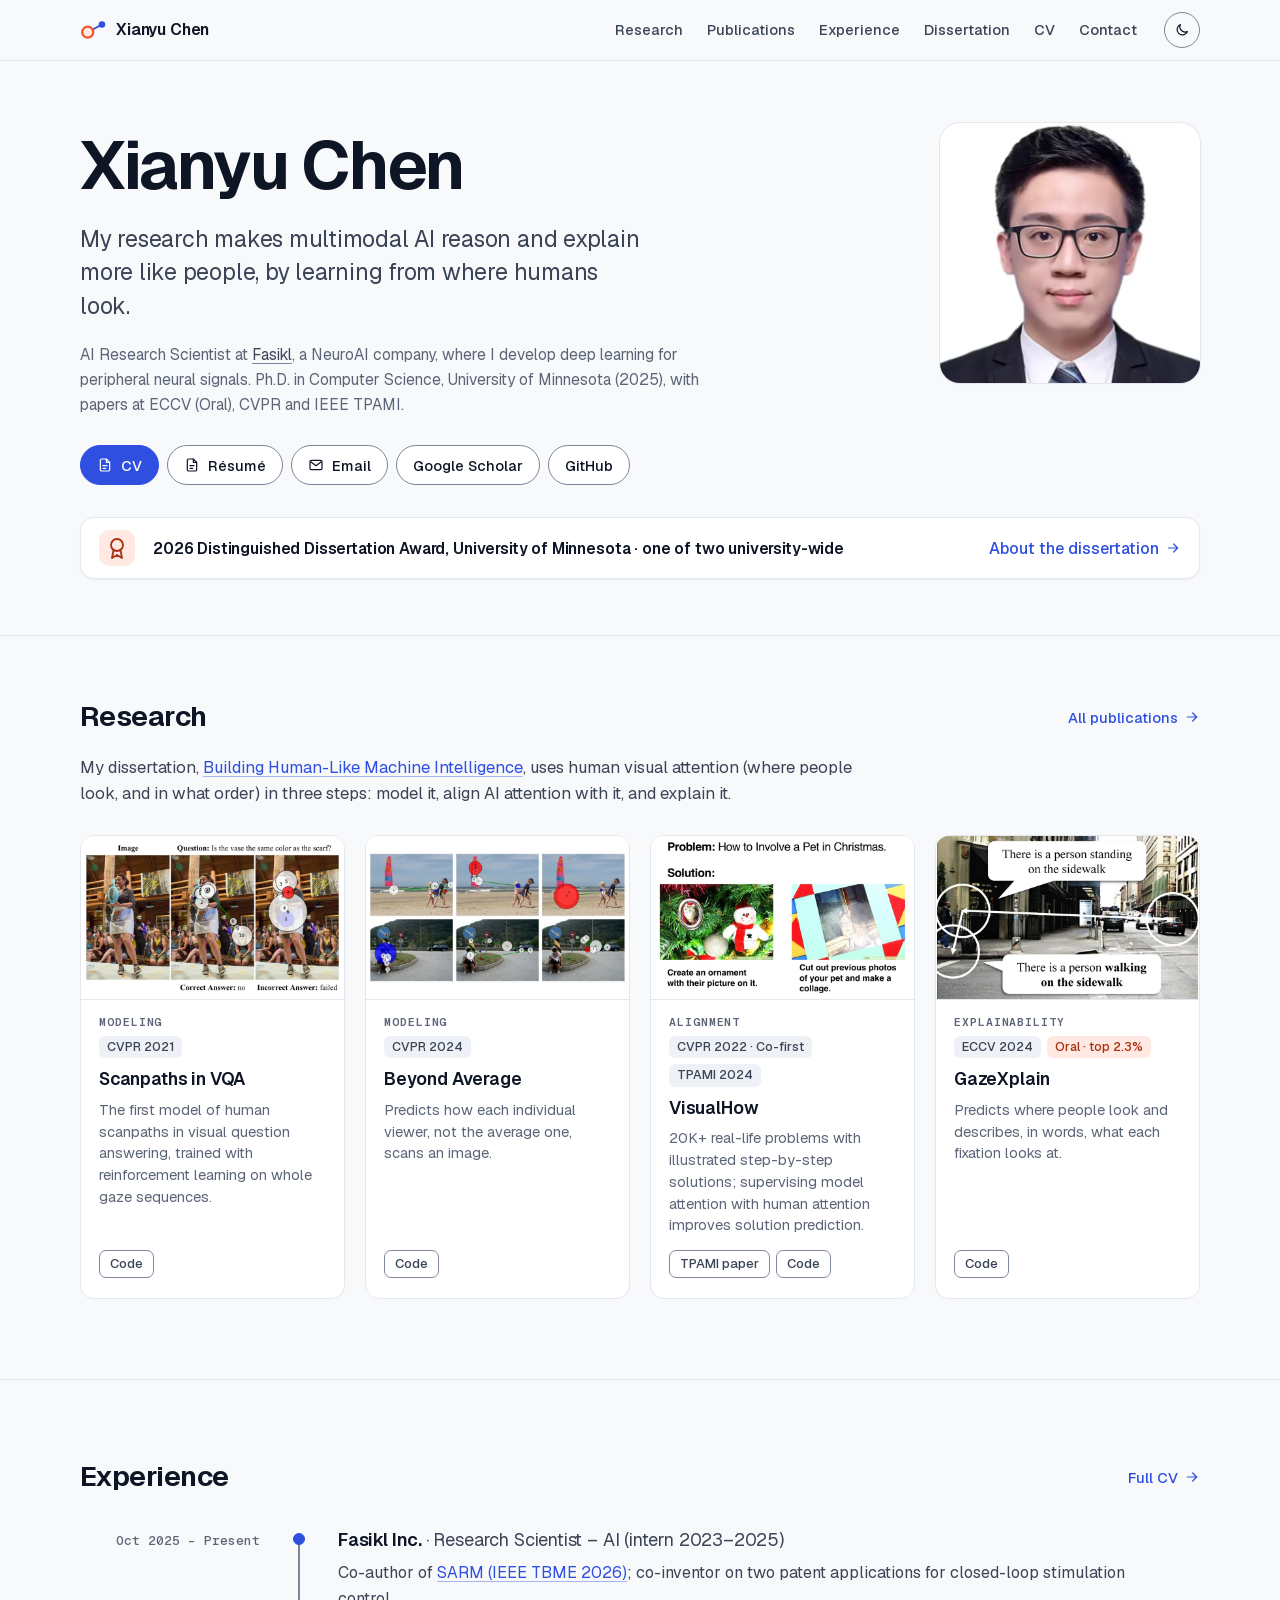
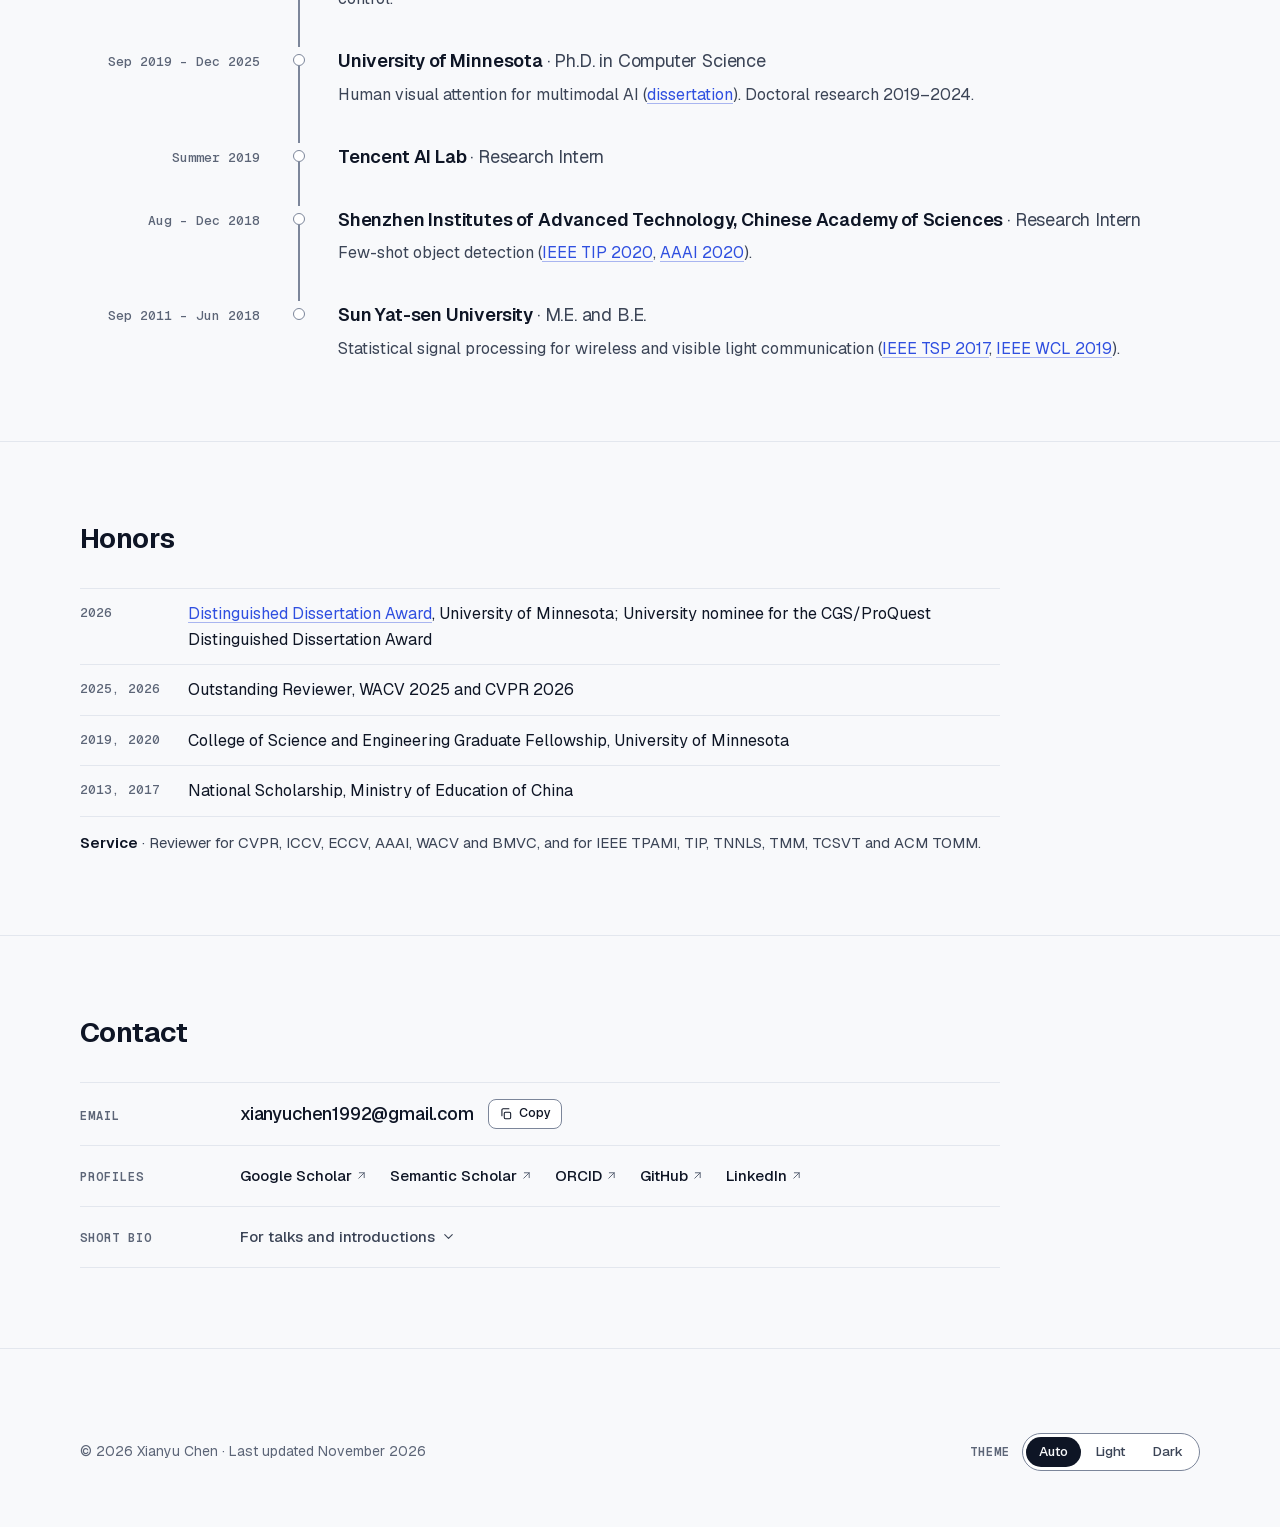
<file: index.html>
<!doctype html>
<html lang="en">
<head>
<meta charset="utf-8">
<meta name="viewport" content="width=device-width, initial-scale=1">
<title>Xianyu Chen · AI Research Scientist</title>
<meta name="description" content="Xianyu Chen, AI Research Scientist at Fasikl. His dissertation on human visual attention for multimodal AI won UMN&#x27;s 2026 Distinguished Dissertation Award.">
<link rel="canonical" href="https://chenxy99.github.io/">
<meta name="color-scheme" content="light dark">
<meta name="theme-color" content="#F8F9FB" media="(prefers-color-scheme: light)">
<meta name="theme-color" content="#0B0F17" media="(prefers-color-scheme: dark)">
<script>(function(d){d.classList.add('js');try{var t=localStorage.getItem('theme');if(t==='light'||t==='dark'){d.setAttribute('data-theme',t);var c=t==='dark'?'#0B0F17':'#F8F9FB',m=document.querySelectorAll('meta[name="theme-color"]');for(var i=0;i<m.length;i++)m[i].setAttribute('content',c);}}catch(e){}})(document.documentElement);</script>
<link rel="preload" href="assets/fonts/geist-latin.woff2" as="font" type="font/woff2" crossorigin>
<link rel="preload" href="assets/fonts/geist-mono-latin.woff2" as="font" type="font/woff2" crossorigin>
<link rel="stylesheet" href="assets/css/site.css">
<link rel="icon" href="assets/img/favicon-32.png" sizes="32x32" type="image/png">
<link rel="icon" href="assets/img/favicon.svg" type="image/svg+xml">
<link rel="apple-touch-icon" href="assets/img/apple-touch-icon.png">
<meta property="og:site_name" content="Xianyu Chen">
<meta property="og:type" content="profile">
<meta property="og:title" content="Xianyu Chen · AI Research Scientist">
<meta property="og:description" content="Multimodal AI grounded in human visual attention · ECCV 2024 Oral · 2026 UMN Distinguished Dissertation Award">
<meta property="og:url" content="https://chenxy99.github.io/">
<meta property="og:image" content="https://chenxy99.github.io/assets/img/og-1200x630.jpg">
<meta property="og:image:width" content="1200">
<meta property="og:image:height" content="630">
<meta property="og:image:alt" content="Xianyu Chen, AI Research Scientist at Fasikl; 2026 Distinguished Dissertation Award, University of Minnesota">
<meta name="twitter:card" content="summary_large_image">
<meta name="twitter:title" content="Xianyu Chen · AI Research Scientist">
<meta name="twitter:description" content="Multimodal AI grounded in human visual attention · ECCV 2024 Oral · 2026 UMN Distinguished Dissertation Award">
<meta name="twitter:image" content="https://chenxy99.github.io/assets/img/og-1200x630.jpg">
<meta name="twitter:image:alt" content="Xianyu Chen, AI Research Scientist at Fasikl; 2026 Distinguished Dissertation Award, University of Minnesota">
<meta property="profile:first_name" content="Xianyu">
<meta property="profile:last_name" content="Chen">
<script type="application/ld+json">
{
  "@context": "https://schema.org",
  "@type": "ProfilePage",
  "@id": "https://chenxy99.github.io/#profile",
  "url": "https://chenxy99.github.io/",
  "name": "Xianyu Chen · AI Research Scientist",
  "dateModified": "2026-11-04",
  "mainEntity": {
    "@type": "Person",
    "@id": "https://chenxy99.github.io/#person",
    "name": "Xianyu Chen",
    "honorificSuffix": "Ph.D.",
    "url": "https://chenxy99.github.io/",
    "image": "https://chenxy99.github.io/assets/img/portrait-560.jpg",
    "email": "mailto:xianyuchen1992\u0040gmail.com",
    "jobTitle": "Research Scientist – AI",
    "worksFor": {
      "@type": "Organization",
      "name": "Fasikl Inc.",
      "url": "https://www.fasikl.com/"
    },
    "alumniOf": [
      {
        "@type": "CollegeOrUniversity",
        "name": "University of Minnesota, Twin Cities"
      },
      {
        "@type": "CollegeOrUniversity",
        "name": "Sun Yat-sen University"
      }
    ],
    "award": [
      "Distinguished Dissertation Award, University of Minnesota Graduate School (Mathematics, Physical Sciences, and Engineering), 2026",
      "Outstanding Reviewer, CVPR 2026",
      "Outstanding Reviewer, WACV 2025",
      "College of Science and Engineering Graduate Fellowship, University of Minnesota, 2019, 2020",
      "National Scholarship, Ministry of Education of China, 2013, 2017"
    ],
    "knowsAbout": [
      "Multimodal AI",
      "Human visual attention",
      "Scanpath prediction",
      "Vision and language",
      "Explainable AI",
      "Computer vision",
      "Deep learning for neural signals"
    ],
    "sameAs": [
      "https://scholar.google.com/citations?user=gjH1-CcAAAAJ&hl=en",
      "https://www.semanticscholar.org/author/3392059",
      "https://orcid.org/0000-0002-9027-3920",
      "https://github.com/chenxy99",
      "https://www.linkedin.com/in/xianyu-chen-a27354163/"
    ]
  }
}
</script>
<script src="assets/js/site.js" defer></script>
</head>
<body>
<a class="skip" href="#main">Skip to content</a>
<header class="bar">
  <div class="wrap bar-in">
    <a class="brand" href="./" aria-current="page"><svg class="mark" viewBox="0 0 32 32" aria-hidden="true" focusable="false"><path class="mk-line" d="M9.5 18.7 27 9.2"/><circle class="mk-a" cx="9.5" cy="18.7" r="6.75"/><circle class="mk-b" cx="27" cy="9.2" r="4"/></svg><span>Xianyu Chen</span></a>
    <nav class="nav" aria-label="Main"><a href="#research">Research</a><a href="publications.html">Publications</a><a href="#experience">Experience</a><a href="dissertation.html">Dissertation</a><a href="cv_Xianyu.pdf">CV<span class="vh"> (PDF)</span></a><a href="#contact">Contact</a></nav>
    <div class="bar-actions">
      <button class="icon-btn theme-toggle" type="button" aria-label="Switch color theme"><svg class="i i-moon" viewBox="0 0 24 24" aria-hidden="true" focusable="false"><path d="M20 14.5A8 8 0 0 1 9.5 4a8 8 0 1 0 10.5 10.5z"/></svg><svg class="i i-sun" viewBox="0 0 24 24" aria-hidden="true" focusable="false"><circle cx="12" cy="12" r="4"/><path d="M12 2v2M12 20v2M4.9 4.9l1.4 1.4M17.7 17.7l1.4 1.4M2 12h2M20 12h2M4.9 19.1l1.4-1.4M17.7 6.3l1.4-1.4"/></svg></button>
      <details class="menu">
        <summary class="icon-btn"><span class="vh">Menu</span><svg class="i i-menu" viewBox="0 0 24 24" aria-hidden="true" focusable="false"><path d="M4 7h16M4 12h16M4 17h16"/></svg><svg class="i i-close" viewBox="0 0 24 24" aria-hidden="true" focusable="false"><path d="M6 6l12 12M18 6 6 18"/></svg></summary>
        <nav class="menu-panel" aria-label="Site menu"><a href="#research">Research</a><a href="publications.html">Publications</a><a href="#experience">Experience</a><a href="dissertation.html">Dissertation</a><a href="cv_Xianyu.pdf">CV<span class="vh"> (PDF)</span></a><a href="#contact">Contact</a></nav>
      </details>
    </div>
  </div>
</header>
<main id="main">
<section class="hero" aria-labelledby="name">
  <div class="wrap">
    <div class="hero-grid">
      <div class="hero-id">
        <h1 id="name">Xianyu Chen</h1>
      </div>
      <div class="portrait"><picture><source type="image/avif" srcset="assets/img/portrait-280.avif 280w, assets/img/portrait-560.avif 560w" sizes="(max-width: 719px) 88px, (max-width: 1023px) 220px, 260px"><source type="image/webp" srcset="assets/img/portrait-280.webp 280w, assets/img/portrait-560.webp 560w" sizes="(max-width: 719px) 88px, (max-width: 1023px) 220px, 260px"><img src="assets/img/portrait-560.jpg" srcset="assets/img/portrait-280.jpg 280w, assets/img/portrait-560.jpg 560w" sizes="(max-width: 719px) 88px, (max-width: 1023px) 220px, 260px" width="560" height="560" alt="Portrait of Xianyu Chen" fetchpriority="high" decoding="async"></picture></div>
      <div class="hero-body">
        <p class="deck">My research makes multimodal AI reason and explain more like people, by learning from where humans look.</p>
        <p class="meta">AI Research Scientist at <a href="https://www.fasikl.com/">Fasikl</a>, a NeuroAI company, where I develop deep learning for peripheral neural signals. Ph.D. in Computer Science, University of Minnesota (2025), with papers at ECCV&nbsp;(Oral), CVPR and IEEE&nbsp;TPAMI.</p>
        <div class="actions">
          <div class="grp">
            <a class="btn btn-primary" href="cv_Xianyu.pdf"><svg class="i i-doc" viewBox="0 0 24 24" aria-hidden="true" focusable="false"><path d="M14 3H7a2 2 0 0 0-2 2v14a2 2 0 0 0 2 2h10a2 2 0 0 0 2-2V8z"/><path d="M14 3v5h5M9 13h6M9 17h4"/></svg>CV<span class="vh"> (PDF)</span></a>
            <a class="btn" href="resume_Xianyu.pdf"><svg class="i i-doc" viewBox="0 0 24 24" aria-hidden="true" focusable="false"><path d="M14 3H7a2 2 0 0 0-2 2v14a2 2 0 0 0 2 2h10a2 2 0 0 0 2-2V8z"/><path d="M14 3v5h5M9 13h6M9 17h4"/></svg>Résumé<span class="vh"> (PDF)</span></a>
            <a class="btn" href="mailto:xianyuchen1992&#64;gmail.com"><svg class="i i-mail" viewBox="0 0 24 24" aria-hidden="true" focusable="false"><rect x="3" y="5" width="18" height="14" rx="2"/><path d="m4 7 8 6 8-6"/></svg>Email</a>
          </div>
          <div class="grp">
            <a class="btn" href="https://scholar.google.com/citations?user=gjH1-CcAAAAJ&amp;hl=en">Google Scholar</a>
            <a class="btn" href="https://github.com/chenxy99">GitHub</a>
          </div>
        </div>
      </div>
    </div>
<div class="award award-slim">
  <span class="medal" aria-hidden="true"><svg class="i i-lg i-medal" viewBox="0 0 24 24" aria-hidden="true" focusable="false"><circle cx="12" cy="9" r="6"/><path d="M8.5 14.2 7 22l5-3 5 3-1.5-7.8"/></svg></span>
  <div class="award-text">
    <p class="award-title">2026 Distinguished Dissertation Award, <span class="nw">University of Minnesota</span> · <span class="nw">one of two</span> university-wide</p>
  </div>
  <a class="award-link" href="dissertation.html">About the dissertation<svg class="i i-arrow" viewBox="0 0 24 24" aria-hidden="true" focusable="false"><path d="M5 12h14M13 6l6 6-6 6"/></svg></a>
</div>
  </div>
</section>
<section class="section" id="research" aria-labelledby="research-h">
  <div class="wrap">
    <div class="shead">
      <h2 id="research-h">Research</h2>
      <a class="more" href="publications.html">All publications<svg class="i i-arrow" viewBox="0 0 24 24" aria-hidden="true" focusable="false"><path d="M5 12h14M13 6l6 6-6 6"/></svg></a>
    </div>
    <p class="lede">My dissertation, <a href="dissertation.html"><cite>Building Human-Like Machine Intelligence</cite></a>, uses human visual attention (where people look, and in what order) in three steps: model it, align AI attention with it, and explain it.</p>
    <ul class="hl">
      <li class="card">
        <div class="plate plate-fill"><picture><source type="image/webp" srcset="assets/img/hl-cvpr21-scanpath-vqa.webp 800w, assets/img/hl-cvpr21-scanpath-vqa@2x.webp 1600w" sizes="(min-width: 1168px) 266px, (min-width: 1024px) calc(25vw - 27px), (min-width: 560px) calc(50vw - 34px), calc(100vw - 32px)"><img src="assets/img/hl-cvpr21-scanpath-vqa.jpg" srcset="assets/img/hl-cvpr21-scanpath-vqa.jpg 800w, assets/img/hl-cvpr21-scanpath-vqa@2x.jpg 1600w" sizes="(min-width: 1168px) 266px, (min-width: 1024px) calc(25vw - 27px), (min-width: 560px) calc(50vw - 34px), calc(100vw - 32px)" width="800" height="500" alt="Photo of a woman holding a vase with the question &quot;Is the vase the same color as the scarf?&quot; and two scanpaths: one behind the correct answer &quot;no&quot;, one behind an incorrect answer." loading="lazy" decoding="async"></picture></div>
        <div class="card-body">
          <p class="card-k">Modeling</p>
          <p class="chips"><span class="chip">CVPR 2021</span></p>
          <h3><a href="https://openaccess.thecvf.com/content/CVPR2021/html/Chen_Predicting_Human_Scanpaths_in_Visual_Question_Answering_CVPR_2021_paper.html">Scanpaths in VQA</a></h3>
          <p>The first model of human scanpaths in visual question answering, trained with reinforcement learning on whole gaze sequences.</p>
          <ul class="links card-links"><li><a class="lk" href="https://github.com/chenxy99/Scanpaths">Code</a></li></ul>
        </div>
      </li>
      <li class="card">
        <div class="plate plate-fill"><picture><source type="image/webp" srcset="assets/img/hl-cvpr24-isp.webp 800w, assets/img/hl-cvpr24-isp@2x.webp 1600w" sizes="(min-width: 1168px) 266px, (min-width: 1024px) calc(25vw - 27px), (min-width: 560px) calc(50vw - 34px), calc(100vw - 32px)"><img src="assets/img/hl-cvpr24-isp.jpg" srcset="assets/img/hl-cvpr24-isp.jpg 800w, assets/img/hl-cvpr24-isp@2x.jpg 1600w" sizes="(min-width: 1168px) 266px, (min-width: 1024px) calc(25vw - 27px), (min-width: 560px) calc(50vw - 34px), calc(100vw - 32px)" width="800" height="500" alt="A beach photo and a roundabout photo, each shown three times with a different observer&#x27;s scanpath of numbered fixation circles." loading="lazy" decoding="async"></picture></div>
        <div class="card-body">
          <p class="card-k">Modeling</p>
          <p class="chips"><span class="chip">CVPR 2024</span></p>
          <h3><a href="https://openaccess.thecvf.com/content/CVPR2024/html/Chen_Beyond_Average_Individualized_Visual_Scanpath_Prediction_CVPR_2024_paper.html">Beyond Average</a></h3>
          <p>Predicts how each individual viewer, not the average one, scans an image.</p>
          <ul class="links card-links"><li><a class="lk" href="https://github.com/chenxy99/IndividualScanpath">Code</a></li></ul>
        </div>
      </li>
      <li class="card">
        <div class="plate plate-fill"><picture><source type="image/webp" srcset="assets/img/hl-cvpr22-visualhow.webp 800w, assets/img/hl-cvpr22-visualhow@2x.webp 1600w" sizes="(min-width: 1168px) 266px, (min-width: 1024px) calc(25vw - 27px), (min-width: 560px) calc(50vw - 34px), calc(100vw - 32px)"><img src="assets/img/hl-cvpr22-visualhow.jpg" srcset="assets/img/hl-cvpr22-visualhow.jpg 800w, assets/img/hl-cvpr22-visualhow@2x.jpg 1600w" sizes="(min-width: 1168px) 266px, (min-width: 1024px) calc(25vw - 27px), (min-width: 560px) calc(50vw - 34px), calc(100vw - 32px)" width="800" height="500" alt="The problem &quot;How to Involve a Pet in Christmas&quot; with two illustrated steps: an ornament with the pet&#x27;s picture, and a photo collage." loading="lazy" decoding="async"></picture></div>
        <div class="card-body">
          <p class="card-k">Alignment</p>
          <p class="chips"><span class="chip">CVPR 2022 · Co-first</span><span class="chip">TPAMI 2024</span></p>
          <h3><a href="https://openaccess.thecvf.com/content/CVPR2022/html/Yang_VisualHow_Multimodal_Problem_Solving_CVPR_2022_paper.html">VisualHow</a></h3>
          <p>20K+ real-life problems with illustrated step-by-step solutions; supervising model attention with human attention improves solution prediction.</p>
          <ul class="links card-links"><li><a class="lk" href="https://doi.org/10.1109/TPAMI.2024.3357631">TPAMI paper</a></li><li><a class="lk" href="https://github.com/chenxy99/SGAN">Code</a></li></ul>
        </div>
      </li>
      <li class="card">
        <div class="plate plate-fill"><picture><source type="image/webp" srcset="assets/img/hl-eccv24-gazexplain.webp 800w, assets/img/hl-eccv24-gazexplain@2x.webp 1600w" sizes="(min-width: 1168px) 266px, (min-width: 1024px) calc(25vw - 27px), (min-width: 560px) calc(50vw - 34px), calc(100vw - 32px)"><img src="assets/img/hl-eccv24-gazexplain.jpg" srcset="assets/img/hl-eccv24-gazexplain.jpg 800w, assets/img/hl-eccv24-gazexplain@2x.jpg 1600w" sizes="(min-width: 1168px) 266px, (min-width: 1024px) calc(25vw - 27px), (min-width: 560px) calc(50vw - 34px), calc(100vw - 32px)" width="800" height="500" alt="Street photo with a scanpath of circled fixations joined by arrows; speech bubbles explain two fixations: &quot;There is a person standing on the sidewalk&quot; and &quot;There is a person walking on the sidewalk&quot;." loading="lazy" decoding="async"></picture></div>
        <div class="card-body">
          <p class="card-k">Explainability</p>
          <p class="chips"><span class="chip">ECCV 2024</span><span class="chip chip-fix">Oral · top 2.3%</span></p>
          <h3><a href="https://www.ecva.net/papers/eccv_2024/papers_ECCV/html/1308_ECCV_2024_paper.php">GazeXplain</a></h3>
          <p>Predicts where people look and describes, in words, what each fixation looks at.</p>
          <ul class="links card-links"><li><a class="lk" href="https://github.com/chenxy99/GazeXplain">Code</a></li></ul>
        </div>
      </li>
    </ul>
  </div>
</section>
<section class="section" id="experience" aria-labelledby="experience-h">
  <div class="wrap">
    <div class="shead">
      <h2 id="experience-h">Experience</h2>
      <a class="more" href="cv_Xianyu.pdf">Full CV<span class="vh"> (PDF)</span><svg class="i i-arrow" viewBox="0 0 24 24" aria-hidden="true" focusable="false"><path d="M5 12h14M13 6l6 6-6 6"/></svg></a>
    </div>
    <ol class="tl">
      <li class="now">
        <p class="tl-date">Oct 2025 – Present</p>
        <span class="tl-node" aria-hidden="true"><span></span></span>
        <div class="tl-body">
          <h3>Fasikl Inc. <span class="tl-role">· Research Scientist – AI (intern 2023–2025)</span></h3>
          <p class="note">Co-author of <a href="publications.html#J9">SARM&nbsp;(IEEE&nbsp;TBME&nbsp;2026)</a>; co-inventor on two patent applications for closed-loop stimulation control.</p>
        </div>
      </li>
      <li>
        <p class="tl-date">Sep 2019 – Dec 2025</p>
        <span class="tl-node" aria-hidden="true"><span></span></span>
        <div class="tl-body">
          <h3>University of Minnesota <span class="tl-role">· Ph.D. in Computer Science</span></h3>
          <p class="note">Human visual attention for multimodal AI (<a href="dissertation.html">dissertation</a>). Doctoral research 2019–2024.</p>
        </div>
      </li>
      <li>
        <p class="tl-date">Summer 2019</p>
        <span class="tl-node" aria-hidden="true"><span></span></span>
        <div class="tl-body">
          <h3>Tencent AI Lab <span class="tl-role">· Research Intern</span></h3>
        </div>
      </li>
      <li>
        <p class="tl-date">Aug – Dec 2018</p>
        <span class="tl-node" aria-hidden="true"><span></span></span>
        <div class="tl-body">
          <h3>Shenzhen Institutes of Advanced Technology, Chinese Academy of Sciences <span class="tl-role">· Research Intern</span></h3>
          <p class="note">Few-shot object detection (<a href="publications.html#J6">IEEE TIP 2020</a>, <a href="publications.html#C5">AAAI 2020</a>).</p>
        </div>
      </li>
      <li>
        <p class="tl-date">Sep 2011 – Jun 2018</p>
        <span class="tl-node" aria-hidden="true"><span></span></span>
        <div class="tl-body">
          <h3>Sun Yat-sen University <span class="tl-role">· M.E. and B.E.</span></h3>
          <p class="note">Statistical signal processing for wireless and visible light communication (<a href="publications.html#J1">IEEE TSP 2017</a>, <a href="publications.html#J5">IEEE&nbsp;WCL&nbsp;2019</a>).</p>
        </div>
      </li>
    </ol>
  </div>
</section>
<section class="section" id="honors" aria-labelledby="honors-h">
  <div class="wrap">
    <div class="shead">
      <h2 id="honors-h">Honors</h2>
    </div>
    <ul class="hlist hlist-home"><li><span class="yr">2026</span><div><p><a href="https://grad.umn.edu/news-events/news-overview/announcing-2026-graduate-school-best-dissertation-award-winners">Distinguished Dissertation Award</a>, University of Minnesota; University nominee for the CGS/ProQuest Distinguished Dissertation Award</p></div></li><li><span class="yr">2025, 2026</span><div><p>Outstanding Reviewer, WACV 2025 and CVPR 2026</p></div></li><li><span class="yr">2019, 2020</span><div><p>College of Science and Engineering Graduate Fellowship, University of Minnesota</p></div></li><li><span class="yr">2013, 2017</span><div><p>National Scholarship, Ministry of Education of China</p></div></li></ul>
    <p class="svc-line"><b>Service</b> · Reviewer for CVPR, ICCV, ECCV, AAAI, WACV and BMVC, and for IEEE TPAMI, TIP, TNNLS, TMM, TCSVT and ACM TOMM.</p>
  </div>
</section>
<section class="section section-contact" id="contact" aria-labelledby="contact-h">
  <div class="wrap">
    <div class="shead">
      <h2 id="contact-h">Contact</h2>
    </div>
    <dl class="contact">
      <div class="c-row">
        <dt>Email</dt>
        <dd class="c-email-dd"><a class="c-email" id="email-addr" href="mailto:xianyuchen1992&#64;gmail.com">xianyuchen1992&#64;gmail.com</a>
          <button type="button" class="copy copy-in js-only" data-copy="email-addr" aria-label="Copy email address"><svg class="i i-copy" viewBox="0 0 24 24" aria-hidden="true" focusable="false"><rect x="9" y="9" width="11" height="11" rx="2"/><path d="M5 15V5a2 2 0 0 1 2-2h10"/></svg>Copy</button></dd>
      </div>
      <div class="c-row">
        <dt>Profiles</dt>
        <dd><ul class="c-links"><li><a href="https://scholar.google.com/citations?user=gjH1-CcAAAAJ&amp;hl=en" rel="me">Google Scholar<svg class="i i-ext" viewBox="0 0 24 24" aria-hidden="true" focusable="false"><path d="M7 17 17 7M8 7h9v9"/></svg></a></li><li><a href="https://www.semanticscholar.org/author/3392059" rel="me">Semantic Scholar<svg class="i i-ext" viewBox="0 0 24 24" aria-hidden="true" focusable="false"><path d="M7 17 17 7M8 7h9v9"/></svg></a></li><li><a href="https://orcid.org/0000-0002-9027-3920" rel="me">ORCID<svg class="i i-ext" viewBox="0 0 24 24" aria-hidden="true" focusable="false"><path d="M7 17 17 7M8 7h9v9"/></svg></a></li><li><a href="https://github.com/chenxy99" rel="me">GitHub<svg class="i i-ext" viewBox="0 0 24 24" aria-hidden="true" focusable="false"><path d="M7 17 17 7M8 7h9v9"/></svg></a></li><li><a href="https://www.linkedin.com/in/xianyu-chen-a27354163/" rel="me">LinkedIn<svg class="i i-ext" viewBox="0 0 24 24" aria-hidden="true" focusable="false"><path d="M7 17 17 7M8 7h9v9"/></svg></a></li></ul></dd>
      </div>
      <div class="c-row c-row-bio">
        <dt>Short bio</dt>
        <dd>
          <details class="bio">
            <summary>For talks and introductions<svg class="i i-chev" viewBox="0 0 24 24" aria-hidden="true" focusable="false"><path d="m6 9 6 6 6-6"/></svg></summary>
            <div class="bio-box">
              <p id="short-bio">Xianyu Chen is an AI Research Scientist at Fasikl. He received his Ph.D. in Computer Science from the University of Minnesota in 2025. His research uses human visual attention to build multimodal AI that reasons and explains more like people, with papers at CVPR, ECCV (Oral), IJCAI and IEEE TPAMI. His dissertation received the University of Minnesota's 2026 Distinguished Dissertation Award.</p>
              <button type="button" class="copy js-only" data-copy="short-bio"><svg class="i i-copy" viewBox="0 0 24 24" aria-hidden="true" focusable="false"><rect x="9" y="9" width="11" height="11" rx="2"/><path d="M5 15V5a2 2 0 0 1 2-2h10"/></svg>Copy bio</button>
            </div>
          </details>
        </dd>
      </div>
    </dl>
  </div>
</section>
</main>
<footer class="foot">
  <div class="wrap">
    <div class="visitor-map" role="region" aria-label="Visitor map"><div id="mmv-slot"></div></div>
    <div class="foot-row">
      <p class="foot-meta">© 2026 Xianyu Chen · Last updated November 2026<span class="print-only"> · chenxy99.github.io</span></p>
      <fieldset class="theme-pick js-only"><legend>Theme</legend><div class="seg"><label><input type="radio" name="theme" value="auto" checked><span>Auto</span></label><label><input type="radio" name="theme" value="light"><span>Light</span></label><label><input type="radio" name="theme" value="dark"><span>Dark</span></label></div></fieldset>
    </div>
  </div>
</footer>
<div class="vh" id="status" role="status" aria-live="polite"></div>
<script>
/* MapMyVisitors: always load the light map (exactly one #mapmyvisitors). Dark mode inverts it in CSS, so switching
   themes needs no reload; every reload of the widget would count as an extra visit. */
(function () {
  function add() {
    var slot = document.getElementById('mmv-slot');
    if (!slot || document.getElementById('mapmyvisitors')) return;
    var s = document.createElement('script');
    s.id = 'mapmyvisitors';
    s.async = true;
    s.src = 'https://mapmyvisitors.com/map.js?d=LKGKk1GZKcsgDORO-jT8fedBgsMWe2Ur9vSBbYbM8KE&w=a&co=eef1f6&cl=c9d1e0&ct=3b4456';
    slot.appendChild(s);
  }
  if (document.readyState === 'complete') add(); else window.addEventListener('load', add);
})();
</script>
</body>
</html>
</file>
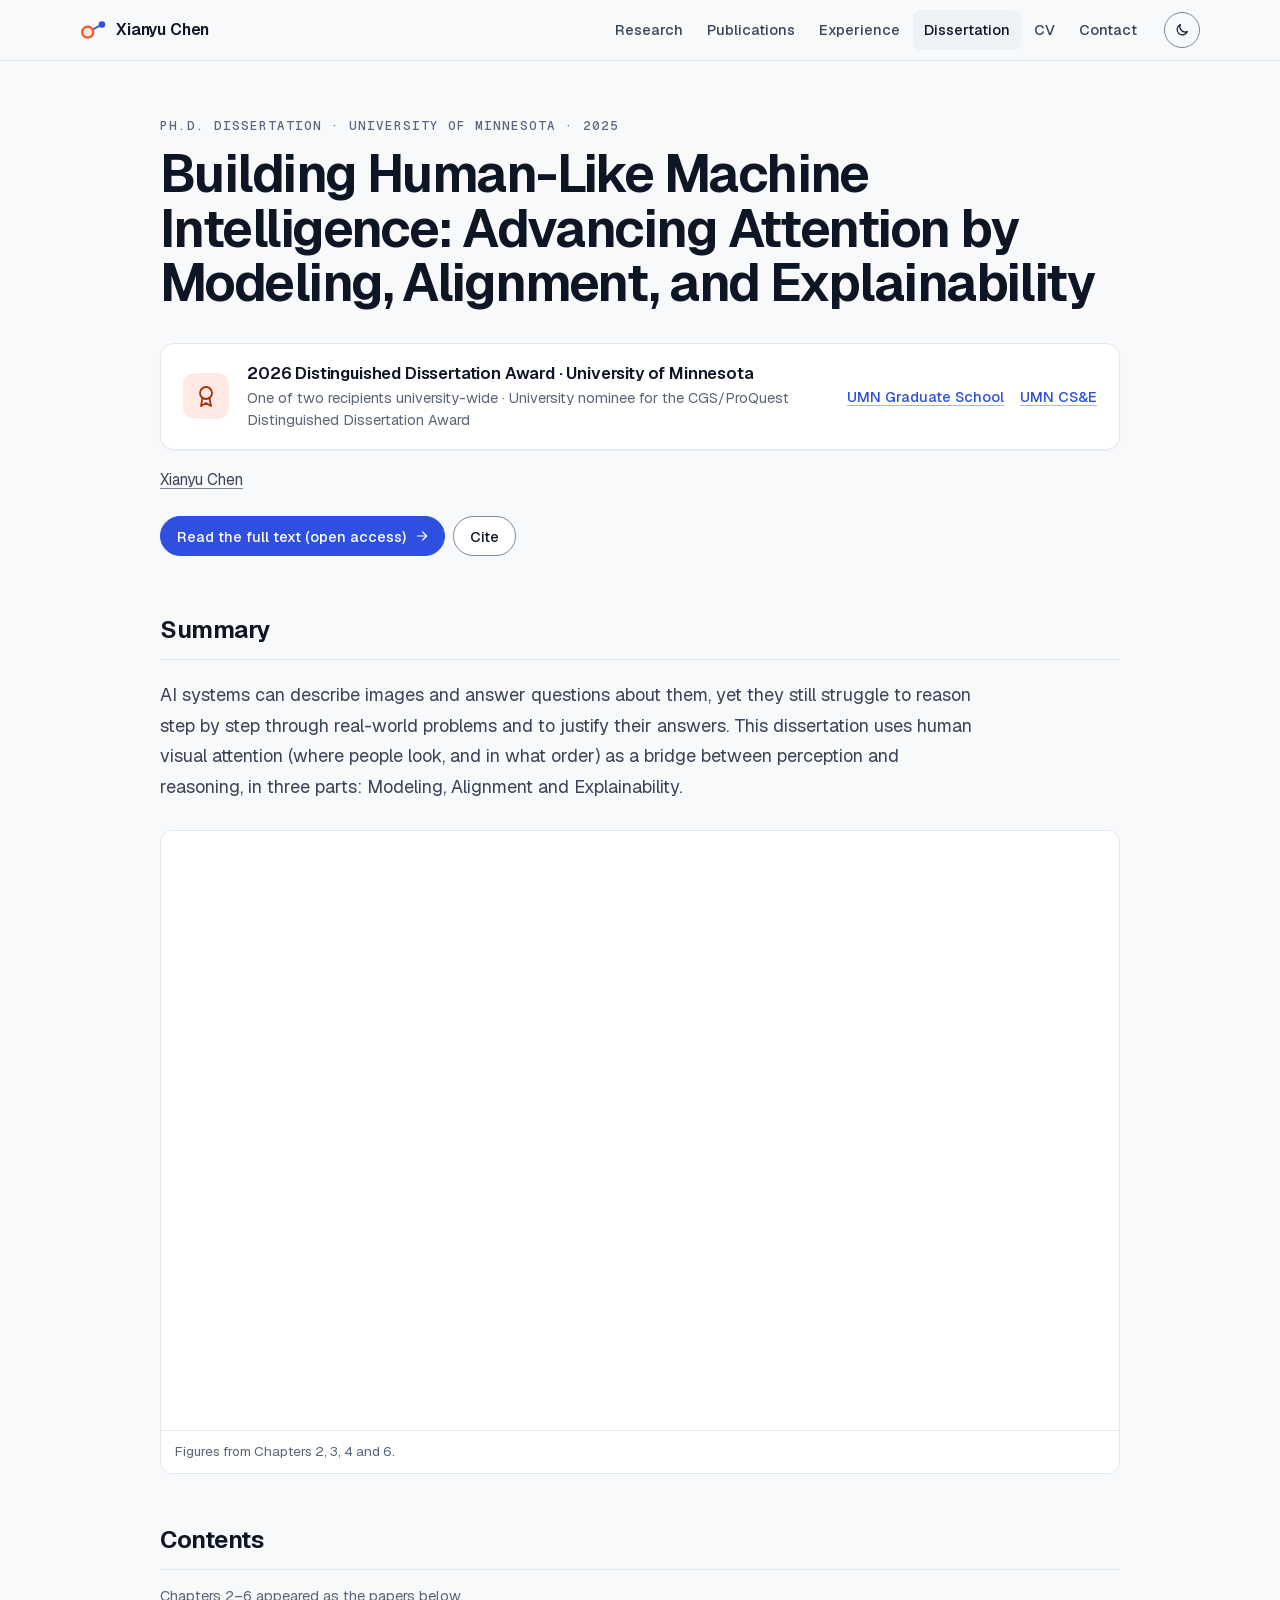
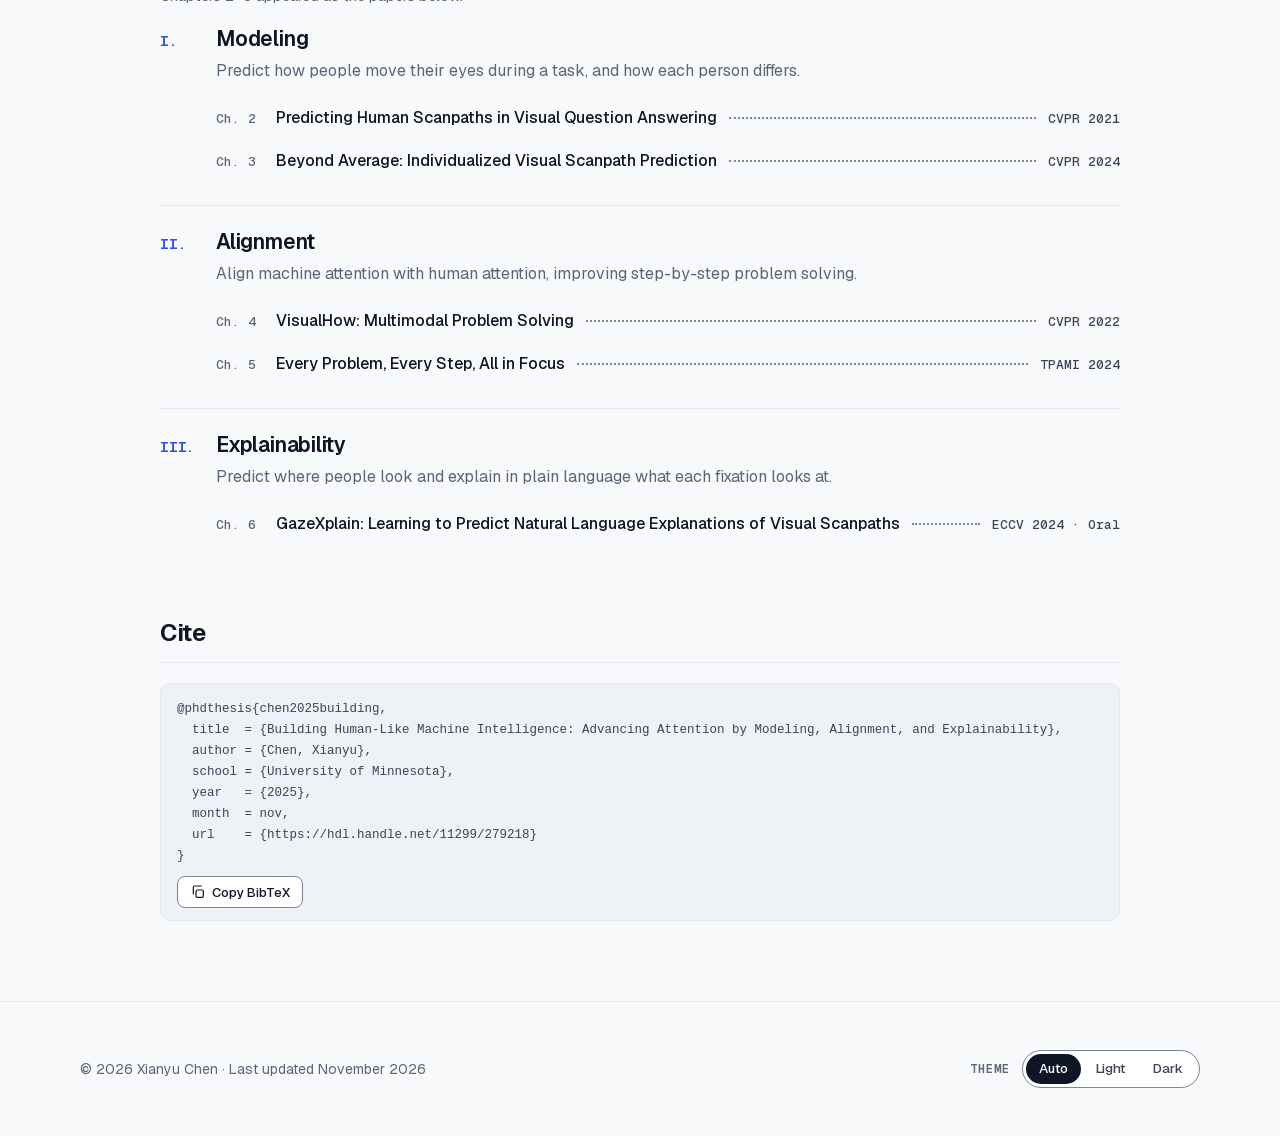
<file: dissertation.html>
<!doctype html>
<html lang="en">
<head>
<meta charset="utf-8">
<meta name="viewport" content="width=device-width, initial-scale=1">
<title>Building Human-Like Machine Intelligence · Xianyu Chen</title>
<meta name="description" content="Ph.D. dissertation by Xianyu Chen (University of Minnesota, 2025) on human visual attention for AI: Modeling, Alignment and Explainability. 2026 Distinguished Dissertation Award.">
<link rel="canonical" href="https://chenxy99.github.io/dissertation.html">
<meta name="color-scheme" content="light dark">
<meta name="theme-color" content="#F8F9FB" media="(prefers-color-scheme: light)">
<meta name="theme-color" content="#0B0F17" media="(prefers-color-scheme: dark)">
<script>(function(d){d.classList.add('js');try{var t=localStorage.getItem('theme');if(t==='light'||t==='dark'){d.setAttribute('data-theme',t);var c=t==='dark'?'#0B0F17':'#F8F9FB',m=document.querySelectorAll('meta[name="theme-color"]');for(var i=0;i<m.length;i++)m[i].setAttribute('content',c);}}catch(e){}})(document.documentElement);</script>
<link rel="preload" href="assets/fonts/geist-latin.woff2" as="font" type="font/woff2" crossorigin>
<link rel="preload" href="assets/fonts/geist-mono-latin.woff2" as="font" type="font/woff2" crossorigin>
<link rel="stylesheet" href="assets/css/site.css">
<link rel="icon" href="assets/img/favicon-32.png" sizes="32x32" type="image/png">
<link rel="icon" href="assets/img/favicon.svg" type="image/svg+xml">
<link rel="apple-touch-icon" href="assets/img/apple-touch-icon.png">
<meta property="og:site_name" content="Xianyu Chen">
<meta property="og:type" content="article">
<meta property="og:title" content="Building Human-Like Machine Intelligence · Ph.D. dissertation of Xianyu Chen">
<meta property="og:description" content="Ph.D. dissertation by Xianyu Chen (University of Minnesota, 2025) on human visual attention for AI: Modeling, Alignment and Explainability. 2026 Distinguished Dissertation Award.">
<meta property="og:url" content="https://chenxy99.github.io/dissertation.html">
<meta property="og:image" content="https://chenxy99.github.io/assets/img/og-1200x630.jpg">
<meta property="og:image:width" content="1200">
<meta property="og:image:height" content="630">
<meta property="og:image:alt" content="Xianyu Chen, AI Research Scientist at Fasikl; 2026 Distinguished Dissertation Award, University of Minnesota">
<meta name="twitter:card" content="summary_large_image">
<meta name="twitter:title" content="Building Human-Like Machine Intelligence · Ph.D. dissertation of Xianyu Chen">
<meta name="twitter:description" content="Ph.D. dissertation by Xianyu Chen (University of Minnesota, 2025) on human visual attention for AI: Modeling, Alignment and Explainability. 2026 Distinguished Dissertation Award.">
<meta name="twitter:image" content="https://chenxy99.github.io/assets/img/og-1200x630.jpg">
<meta name="twitter:image:alt" content="Xianyu Chen, AI Research Scientist at Fasikl; 2026 Distinguished Dissertation Award, University of Minnesota">
<meta name="citation_title" content="Building Human-Like Machine Intelligence: Advancing Attention by Modeling, Alignment, and Explainability">
<meta name="citation_author" content="Chen, Xianyu">
<meta name="citation_publication_date" content="2025/11">
<meta name="citation_dissertation_institution" content="University of Minnesota">
<script type="application/ld+json">
{
  "@context": "https://schema.org",
  "@type": "Thesis",
  "@id": "https://chenxy99.github.io/dissertation.html#thesis",
  "name": "Building Human-Like Machine Intelligence: Advancing Attention by Modeling, Alignment, and Explainability",
  "author": {
    "@type": "Person",
    "@id": "https://chenxy99.github.io/#person",
    "name": "Xianyu Chen",
    "url": "https://chenxy99.github.io/"
  },
  "inSupportOf": "Ph.D. in Computer Science",
  "datePublished": "2025-11",
  "inLanguage": "en",
  "isAccessibleForFree": true,
  "sourceOrganization": {
    "@type": "CollegeOrUniversity",
    "name": "University of Minnesota"
  },
  "url": "https://hdl.handle.net/11299/279218",
  "mainEntityOfPage": "https://chenxy99.github.io/dissertation.html",
  "description": "AI systems can describe images and answer questions about them, yet they still struggle to reason step by step through real-world problems and to justify their answers. This dissertation uses human visual attention (where people look, and in what order) as a bridge between perception and reasoning, in three parts: Modeling, Alignment and Explainability.",
  "award": "Distinguished Dissertation Award, University of Minnesota Graduate School (Mathematics, Physical Sciences, and Engineering), 2026"
}
</script>
<script src="assets/js/site.js" defer></script>
</head>
<body class="page-diss">
<a class="skip" href="#main">Skip to content</a>
<header class="bar">
  <div class="wrap bar-in">
    <a class="brand" href="./"><svg class="mark" viewBox="0 0 32 32" aria-hidden="true" focusable="false"><path class="mk-line" d="M9.5 18.7 27 9.2"/><circle class="mk-a" cx="9.5" cy="18.7" r="6.75"/><circle class="mk-b" cx="27" cy="9.2" r="4"/></svg><span>Xianyu Chen</span></a>
    <nav class="nav" aria-label="Main"><a href="./#research">Research</a><a href="publications.html">Publications</a><a href="./#experience">Experience</a><a href="dissertation.html" aria-current="page">Dissertation</a><a href="cv_Xianyu.pdf">CV<span class="vh"> (PDF)</span></a><a href="./#contact">Contact</a></nav>
    <div class="bar-actions">
      <button class="icon-btn theme-toggle" type="button" aria-label="Switch color theme"><svg class="i i-moon" viewBox="0 0 24 24" aria-hidden="true" focusable="false"><path d="M20 14.5A8 8 0 0 1 9.5 4a8 8 0 1 0 10.5 10.5z"/></svg><svg class="i i-sun" viewBox="0 0 24 24" aria-hidden="true" focusable="false"><circle cx="12" cy="12" r="4"/><path d="M12 2v2M12 20v2M4.9 4.9l1.4 1.4M17.7 17.7l1.4 1.4M2 12h2M20 12h2M4.9 19.1l1.4-1.4M17.7 6.3l1.4-1.4"/></svg></button>
      <details class="menu">
        <summary class="icon-btn"><span class="vh">Menu</span><svg class="i i-menu" viewBox="0 0 24 24" aria-hidden="true" focusable="false"><path d="M4 7h16M4 12h16M4 17h16"/></svg><svg class="i i-close" viewBox="0 0 24 24" aria-hidden="true" focusable="false"><path d="M6 6l12 12M18 6 6 18"/></svg></summary>
        <nav class="menu-panel" aria-label="Site menu"><a href="./#research">Research</a><a href="publications.html">Publications</a><a href="./#experience">Experience</a><a href="dissertation.html" aria-current="page">Dissertation</a><a href="cv_Xianyu.pdf">CV<span class="vh"> (PDF)</span></a><a href="./#contact">Contact</a></nav>
      </details>
    </div>
  </div>
</header>
<main id="main">
<article class="diss">
  <div class="wrap wrap-narrow">
    <header class="page-head">
      <p class="eyebrow">Ph.D. dissertation · University of Minnesota · 2025</p>
      <h1 class="diss-title">Building Human-Like Machine Intelligence: Advancing Attention by Modeling, Alignment, and Explainability</h1>
      <div class="award">
        <span class="medal" aria-hidden="true"><svg class="i i-lg i-medal" viewBox="0 0 24 24" aria-hidden="true" focusable="false"><circle cx="12" cy="9" r="6"/><path d="M8.5 14.2 7 22l5-3 5 3-1.5-7.8"/></svg></span>
        <div class="award-text">
          <p class="award-title">2026 Distinguished Dissertation Award · University of Minnesota</p>
          <p class="award-sub">One of two recipients university-wide · University nominee for the CGS/ProQuest Distinguished Dissertation Award</p>
        </div>
        <p class="award-links"><a href="https://grad.umn.edu/news-events/news-overview/announcing-2026-graduate-school-best-dissertation-award-winners">UMN Graduate School</a><a href="https://cse.umn.edu/cs/news/xianyu-chen-earns-distinguished-dissertation-award">UMN CS&amp;E</a></p>
      </div>
      <p class="diss-meta"><a href="./">Xianyu Chen</a></p>
      <div class="actions">
        <a class="btn btn-primary btn-long" href="https://hdl.handle.net/11299/279218">Read the full text (open access)<svg class="i i-arrow" viewBox="0 0 24 24" aria-hidden="true" focusable="false"><path d="M5 12h14M13 6l6 6-6 6"/></svg></a>
        <a class="btn" href="#cite">Cite</a>
      </div>
    </header>
    <section class="dsec" id="summary" aria-labelledby="summary-h">
      <h2 id="summary-h">Summary</h2>
      <p class="summary">AI systems can describe images and answer questions about them, yet they still struggle to reason step by step through real-world problems and to justify their answers. This dissertation uses human visual attention (where people look, and in what order) as a bridge between perception and reasoning, in three parts: Modeling, Alignment and Explainability.</p>
      <figure class="diss-fig"><picture><source type="image/webp" srcset="assets/img/teasers/phd25-dissertation-mosaic-480.webp 480w, assets/img/teasers/phd25-dissertation-mosaic.webp 960w" sizes="(min-width: 840px) 800px, calc(100vw - 32px)"><img src="assets/img/teasers/phd25-dissertation-mosaic.jpg" srcset="assets/img/teasers/phd25-dissertation-mosaic-480.jpg 480w, assets/img/teasers/phd25-dissertation-mosaic.jpg 960w" sizes="(min-width: 840px) 800px, calc(100vw - 32px)" width="960" height="600" alt="Four figures from the dissertation&#x27;s chapters: VQA scanpaths, individual observers&#x27; scanpaths, an illustrated VisualHow problem, and fixation explanations." loading="lazy" decoding="async"></picture><figcaption>Figures from Chapters 2, 3, 4 and 6.</figcaption></figure>
    </section>
    <section class="dsec" id="contents" aria-labelledby="contents-h">
      <h2 id="contents-h">Contents</h2>
      <p class="toc-lead">Chapters 2–6 appeared as the papers below.</p>
      <ol class="toc">
      <li class="part">
        <h3 class="part-h"><span class="roman">I.</span> Modeling</h3>
        <p class="part-q">Predict how people move their eyes during a task, and how each person differs.</p>
        <ol class="chs"><li><a href="https://openaccess.thecvf.com/content/CVPR2021/html/Chen_Predicting_Human_Scanpaths_in_Visual_Question_Answering_CVPR_2021_paper.html"><span class="ch">Ch. 2</span><span class="t">Predicting Human Scanpaths in Visual Question Answering</span><span class="lead" aria-hidden="true"></span><span class="v">CVPR 2021</span></a></li><li><a href="https://openaccess.thecvf.com/content/CVPR2024/html/Chen_Beyond_Average_Individualized_Visual_Scanpath_Prediction_CVPR_2024_paper.html"><span class="ch">Ch. 3</span><span class="t">Beyond Average: Individualized Visual Scanpath Prediction</span><span class="lead" aria-hidden="true"></span><span class="v">CVPR 2024</span></a></li></ol>
      </li>
      <li class="part">
        <h3 class="part-h"><span class="roman">II.</span> Alignment</h3>
        <p class="part-q">Align machine attention with human attention, improving step-by-step problem solving.</p>
        <ol class="chs"><li><a href="https://openaccess.thecvf.com/content/CVPR2022/html/Yang_VisualHow_Multimodal_Problem_Solving_CVPR_2022_paper.html"><span class="ch">Ch. 4</span><span class="t">VisualHow: Multimodal Problem Solving</span><span class="lead" aria-hidden="true"></span><span class="v">CVPR 2022</span></a></li><li><a href="https://doi.org/10.1109/TPAMI.2024.3357631"><span class="ch">Ch. 5</span><span class="t">Every Problem, Every Step, All in Focus</span><span class="lead" aria-hidden="true"></span><span class="v">TPAMI 2024</span></a></li></ol>
      </li>
      <li class="part">
        <h3 class="part-h"><span class="roman">III.</span> Explainability</h3>
        <p class="part-q">Predict where people look and explain in plain language what each fixation looks at.</p>
        <ol class="chs"><li><a href="https://www.ecva.net/papers/eccv_2024/papers_ECCV/html/1308_ECCV_2024_paper.php"><span class="ch">Ch. 6</span><span class="t">GazeXplain: Learning to Predict Natural Language Explanations of Visual Scanpaths</span><span class="lead" aria-hidden="true"></span><span class="v">ECCV 2024 · Oral</span></a></li></ol>
      </li>
      </ol>
    </section>
    <section class="dsec" id="cite" aria-labelledby="cite-h">
      <h2 id="cite-h">Cite</h2>
      <div class="bib-box bib-open"><pre id="diss-bib"><code>@phdthesis{chen2025building,
  title  = {Building Human-Like Machine Intelligence: Advancing Attention by Modeling, Alignment, and Explainability},
  author = {Chen, Xianyu},
  school = {University of Minnesota},
  year   = {2025},
  month  = nov,
  url    = {https://hdl.handle.net/11299/279218}
}</code></pre><button type="button" class="copy js-only" data-copy="diss-bib"><svg class="i i-copy" viewBox="0 0 24 24" aria-hidden="true" focusable="false"><rect x="9" y="9" width="11" height="11" rx="2"/><path d="M5 15V5a2 2 0 0 1 2-2h10"/></svg>Copy BibTeX</button></div>
    </section>
  </div>
</article>
</main>
<footer class="foot">
  <div class="wrap">
    <div class="foot-row">
      <p class="foot-meta">© 2026 Xianyu Chen · Last updated November 2026<span class="print-only"> · chenxy99.github.io</span></p>
      <fieldset class="theme-pick js-only"><legend>Theme</legend><div class="seg"><label><input type="radio" name="theme" value="auto" checked><span>Auto</span></label><label><input type="radio" name="theme" value="light"><span>Light</span></label><label><input type="radio" name="theme" value="dark"><span>Dark</span></label></div></fieldset>
    </div>
  </div>
</footer>
<div class="vh" id="status" role="status" aria-live="polite"></div>
</body>
</html>
</file>
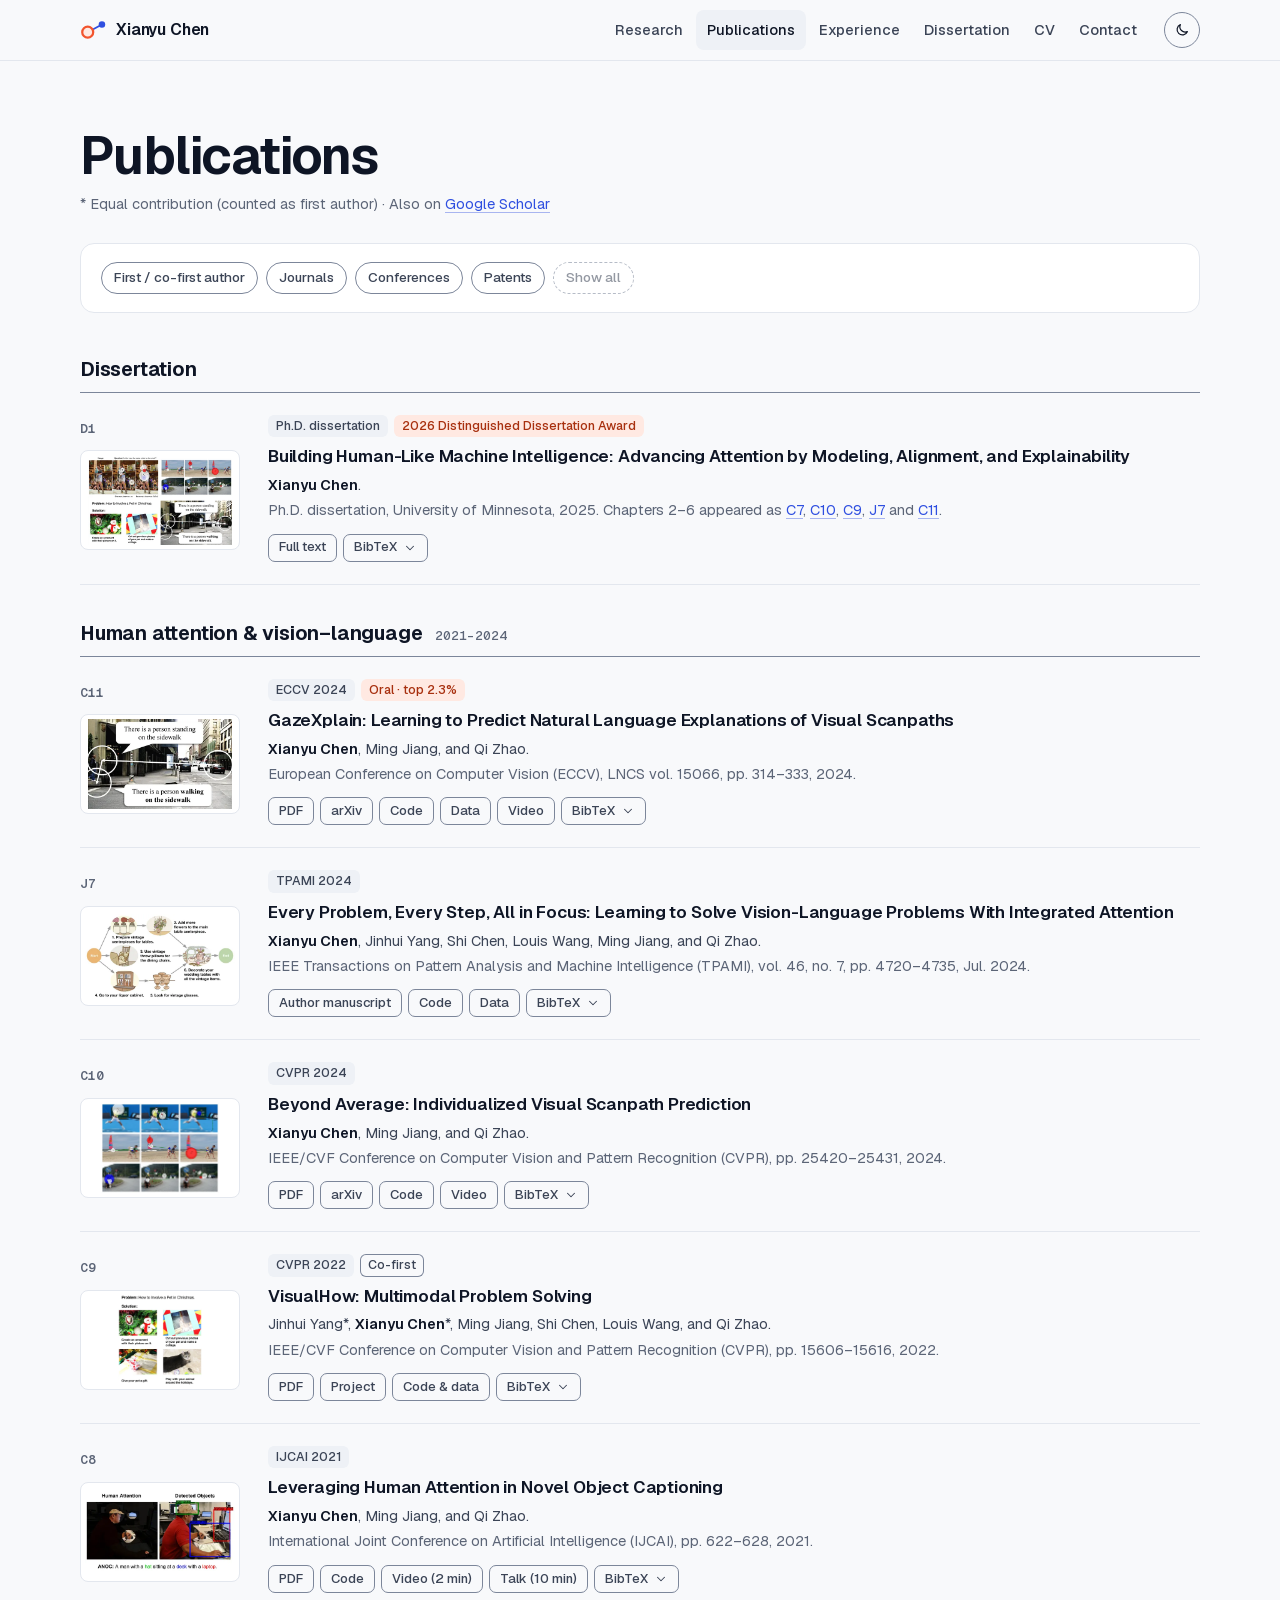
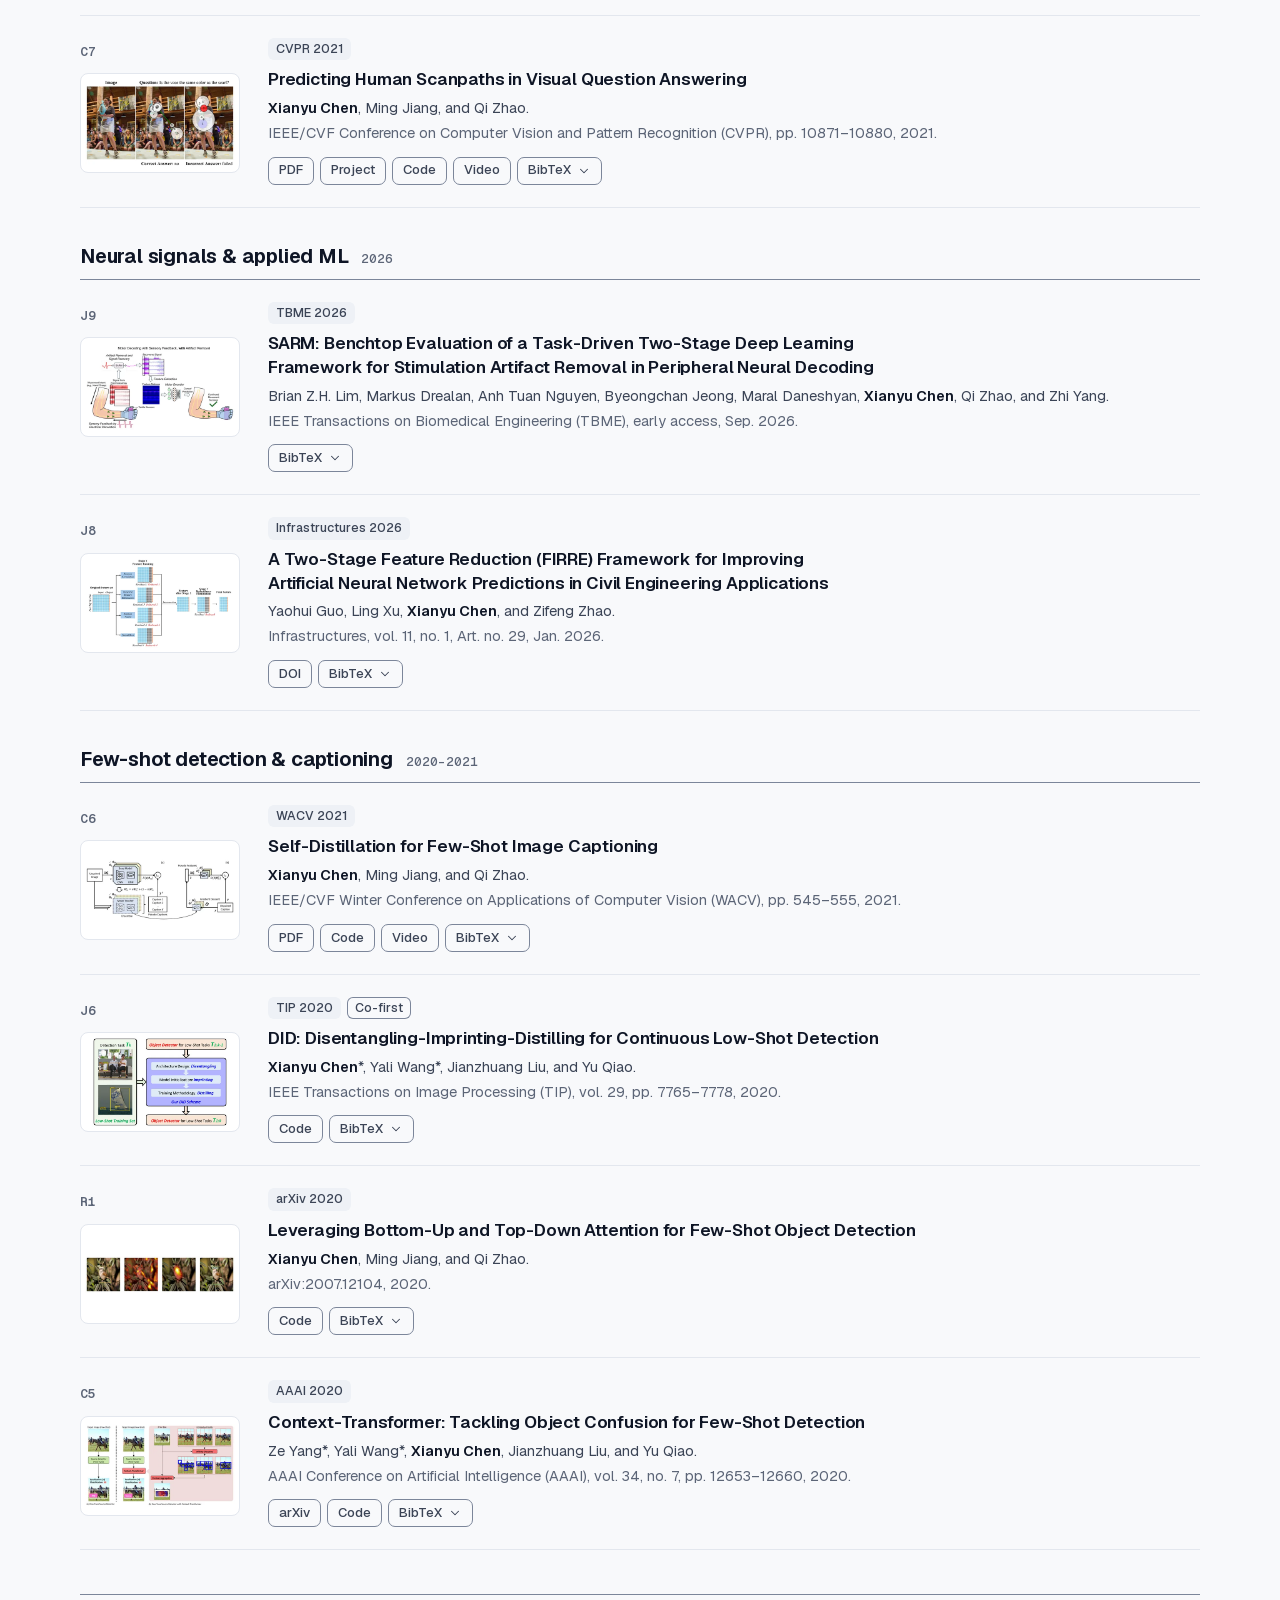
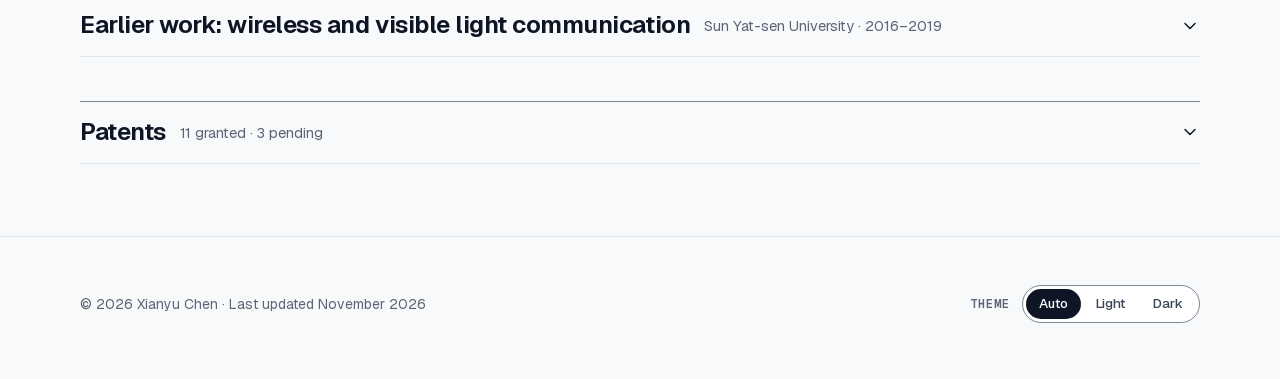
<file: publications.html>
<!doctype html>
<html lang="en">
<head>
<meta charset="utf-8">
<meta name="viewport" content="width=device-width, initial-scale=1">
<title>Publications · Xianyu Chen</title>
<meta name="description" content="Publications of Xianyu Chen on human visual attention and multimodal AI (ECCV 2024 Oral, CVPR, IEEE TPAMI), plus earlier signal-processing work and patents.">
<link rel="canonical" href="https://chenxy99.github.io/publications.html">
<meta name="color-scheme" content="light dark">
<meta name="theme-color" content="#F8F9FB" media="(prefers-color-scheme: light)">
<meta name="theme-color" content="#0B0F17" media="(prefers-color-scheme: dark)">
<script>(function(d){d.classList.add('js');try{var t=localStorage.getItem('theme');if(t==='light'||t==='dark'){d.setAttribute('data-theme',t);var c=t==='dark'?'#0B0F17':'#F8F9FB',m=document.querySelectorAll('meta[name="theme-color"]');for(var i=0;i<m.length;i++)m[i].setAttribute('content',c);}}catch(e){}})(document.documentElement);</script>
<link rel="preload" href="assets/fonts/geist-latin.woff2" as="font" type="font/woff2" crossorigin>
<link rel="preload" href="assets/fonts/geist-mono-latin.woff2" as="font" type="font/woff2" crossorigin>
<link rel="stylesheet" href="assets/css/site.css">
<link rel="icon" href="assets/img/favicon-32.png" sizes="32x32" type="image/png">
<link rel="icon" href="assets/img/favicon.svg" type="image/svg+xml">
<link rel="apple-touch-icon" href="assets/img/apple-touch-icon.png">
<meta property="og:site_name" content="Xianyu Chen">
<meta property="og:type" content="website">
<meta property="og:title" content="Publications · Xianyu Chen">
<meta property="og:description" content="Publications of Xianyu Chen on human visual attention and multimodal AI (ECCV 2024 Oral, CVPR, IEEE TPAMI), plus earlier signal-processing work and patents.">
<meta property="og:url" content="https://chenxy99.github.io/publications.html">
<meta property="og:image" content="https://chenxy99.github.io/assets/img/og-1200x630.jpg">
<meta property="og:image:width" content="1200">
<meta property="og:image:height" content="630">
<meta property="og:image:alt" content="Xianyu Chen, AI Research Scientist at Fasikl; 2026 Distinguished Dissertation Award, University of Minnesota">
<meta name="twitter:card" content="summary_large_image">
<meta name="twitter:title" content="Publications · Xianyu Chen">
<meta name="twitter:description" content="Publications of Xianyu Chen on human visual attention and multimodal AI (ECCV 2024 Oral, CVPR, IEEE TPAMI), plus earlier signal-processing work and patents.">
<meta name="twitter:image" content="https://chenxy99.github.io/assets/img/og-1200x630.jpg">
<meta name="twitter:image:alt" content="Xianyu Chen, AI Research Scientist at Fasikl; 2026 Distinguished Dissertation Award, University of Minnesota">
<script src="assets/js/site.js" defer></script>
</head>
<body class="page-pubs">
<a class="skip" href="#main">Skip to content</a>
<header class="bar">
  <div class="wrap bar-in">
    <a class="brand" href="./"><svg class="mark" viewBox="0 0 32 32" aria-hidden="true" focusable="false"><path class="mk-line" d="M9.5 18.7 27 9.2"/><circle class="mk-a" cx="9.5" cy="18.7" r="6.75"/><circle class="mk-b" cx="27" cy="9.2" r="4"/></svg><span>Xianyu Chen</span></a>
    <nav class="nav" aria-label="Main"><a href="./#research">Research</a><a href="publications.html" aria-current="page">Publications</a><a href="./#experience">Experience</a><a href="dissertation.html">Dissertation</a><a href="cv_Xianyu.pdf">CV<span class="vh"> (PDF)</span></a><a href="./#contact">Contact</a></nav>
    <div class="bar-actions">
      <button class="icon-btn theme-toggle" type="button" aria-label="Switch color theme"><svg class="i i-moon" viewBox="0 0 24 24" aria-hidden="true" focusable="false"><path d="M20 14.5A8 8 0 0 1 9.5 4a8 8 0 1 0 10.5 10.5z"/></svg><svg class="i i-sun" viewBox="0 0 24 24" aria-hidden="true" focusable="false"><circle cx="12" cy="12" r="4"/><path d="M12 2v2M12 20v2M4.9 4.9l1.4 1.4M17.7 17.7l1.4 1.4M2 12h2M20 12h2M4.9 19.1l1.4-1.4M17.7 6.3l1.4-1.4"/></svg></button>
      <details class="menu">
        <summary class="icon-btn"><span class="vh">Menu</span><svg class="i i-menu" viewBox="0 0 24 24" aria-hidden="true" focusable="false"><path d="M4 7h16M4 12h16M4 17h16"/></svg><svg class="i i-close" viewBox="0 0 24 24" aria-hidden="true" focusable="false"><path d="M6 6l12 12M18 6 6 18"/></svg></summary>
        <nav class="menu-panel" aria-label="Site menu"><a href="./#research">Research</a><a href="publications.html" aria-current="page">Publications</a><a href="./#experience">Experience</a><a href="dissertation.html">Dissertation</a><a href="cv_Xianyu.pdf">CV<span class="vh"> (PDF)</span></a><a href="./#contact">Contact</a></nav>
      </details>
    </div>
  </div>
</header>
<main id="main">
<div class="wrap">
  <header class="page-head">
    <h1>Publications</h1>
    <p class="legend">* Equal contribution (counted as first author) · Also on <a href="https://scholar.google.com/citations?user=gjH1-CcAAAAJ&amp;hl=en">Google Scholar</a></p>
  </header>
  <div class="filters js-only" data-filters>
    <div class="fgroup fgroup-last" role="group" aria-label="Filter the list"><button type="button" aria-pressed="false" data-first>First / co-first author</button><button type="button" aria-pressed="false" data-type="journal">Journals</button><button type="button" aria-pressed="false" data-type="conference">Conferences</button><button type="button" aria-pressed="false" data-type="patent">Patents</button><button type="button" class="reset" data-reset disabled>Show all</button><p class="count" id="pub-count" aria-live="polite" hidden>Showing 36 of 36</p></div>
  </div>
  <div class="plist">
    <section class="year" data-group aria-labelledby="g-diss">
      <h2 class="grp-h" id="g-diss">Dissertation</h2>
      <article class="entry" id="D1" data-type="dissertation" data-topics="attention vl" data-first="1">
        <div class="entry-side"><a class="pid" href="#D1">D1</a><div class="thumb plate"><picture><source type="image/webp" srcset="assets/img/teasers/phd25-dissertation-mosaic-480.webp 480w" sizes="(min-width: 1024px) 160px, 128px"><img src="assets/img/teasers/phd25-dissertation-mosaic-480.jpg" srcset="assets/img/teasers/phd25-dissertation-mosaic-480.jpg 480w" sizes="(min-width: 1024px) 160px, 128px" width="480" height="300" alt="" loading="lazy" decoding="async"></picture></div></div>
        <div class="entry-main">
          <p class="chips"><span class="chip">Ph.D. dissertation</span><span class="chip chip-fix">2026 Distinguished Dissertation Award</span></p>
          <h3 class="entry-title"><a href="dissertation.html">Building Human-Like Machine Intelligence: Advancing Attention by Modeling, Alignment, and Explainability</a></h3>
          <p class="authors"><b>Xianyu Chen</b>.</p>
          <p class="venue">Ph.D. dissertation, University of Minnesota, 2025. Chapters 2–6 appeared as <a href="#C7">C7</a>, <a href="#C10">C10</a>, <a href="#C9">C9</a>, <a href="#J7">J7</a> and <a href="#C11">C11</a>.</p>
          <div class="acts"><ul class="links"><li><a class="lk lk-main" href="https://hdl.handle.net/11299/279218">Full text</a></li></ul><details class="bib"><summary>BibTeX<svg class="i i-chev" viewBox="0 0 24 24" aria-hidden="true" focusable="false"><path d="m6 9 6 6 6-6"/></svg></summary><div class="bib-box"><pre id="D1-bib"><code>@phdthesis{chen2025building,
  title  = {Building Human-Like Machine Intelligence: Advancing Attention by Modeling, Alignment, and Explainability},
  author = {Chen, Xianyu},
  school = {University of Minnesota},
  year   = {2025},
  month  = nov,
  url    = {https://hdl.handle.net/11299/279218}
}</code></pre><button type="button" class="copy js-only" data-copy="D1-bib"><svg class="i i-copy" viewBox="0 0 24 24" aria-hidden="true" focusable="false"><rect x="9" y="9" width="11" height="11" rx="2"/><path d="M5 15V5a2 2 0 0 1 2-2h10"/></svg>Copy</button></div></details></div>
        </div>
      </article>
    </section>
    <section class="year" data-group aria-labelledby="g-attention">
      <h2 class="grp-h" id="g-attention">Human attention &amp; vision⁠–⁠language <span class="g-yrs">2021–2024</span></h2>
      <article class="entry" id="C11" data-type="conference" data-topics="attention vl" data-first="1">
        <div class="entry-side"><a class="pid" href="#C11">C11</a><div class="thumb plate"><picture><source type="image/webp" srcset="assets/img/teasers/eccv24-gazexplain-crop-480.webp 480w" sizes="(min-width: 1024px) 160px, 128px"><img src="assets/img/teasers/eccv24-gazexplain-crop-480.jpg" srcset="assets/img/teasers/eccv24-gazexplain-crop-480.jpg 480w" sizes="(min-width: 1024px) 160px, 128px" width="480" height="300" alt="" loading="lazy" decoding="async"></picture></div></div>
        <div class="entry-main">
          <p class="chips"><span class="chip">ECCV 2024</span><span class="chip chip-fix">Oral · top 2.3%</span></p>
          <h3 class="entry-title"><a href="https://www.ecva.net/papers/eccv_2024/papers_ECCV/html/1308_ECCV_2024_paper.php">GazeXplain: Learning to Predict Natural Language Explanations of Visual Scanpaths</a></h3>
          <p class="authors"><b>Xianyu Chen</b>, Ming Jiang, and Qi Zhao.</p>
          <p class="venue">European Conference on Computer Vision (ECCV), LNCS vol. 15066, pp. 314–333, 2024.</p>
          <div class="acts"><ul class="links"><li><a class="lk lk-main" href="https://www.ecva.net/papers/eccv_2024/papers_ECCV/papers/01308.pdf">PDF</a></li><li><a class="lk" href="https://arxiv.org/abs/2408.02788">arXiv</a></li><li><a class="lk" href="https://github.com/chenxy99/GazeXplain">Code</a></li><li><a class="lk" href="https://huggingface.co/datasets/chenxy99/GazeXplain">Data</a></li><li><a class="lk" href="https://www.youtube.com/watch?v=kTv-dDUBOd8">Video</a></li></ul><details class="bib"><summary>BibTeX<svg class="i i-chev" viewBox="0 0 24 24" aria-hidden="true" focusable="false"><path d="m6 9 6 6 6-6"/></svg></summary><div class="bib-box"><pre id="C11-bib"><code>@inproceedings{chen2024gazexplain,
  title     = {{GazeXplain}: Learning to Predict Natural Language Explanations of Visual Scanpaths},
  author    = {Chen, Xianyu and Jiang, Ming and Zhao, Qi},
  booktitle = {European Conference on Computer Vision (ECCV)},
  series    = {LNCS},
  volume    = {15066},
  pages     = {314--333},
  year      = {2024}
}</code></pre><button type="button" class="copy js-only" data-copy="C11-bib"><svg class="i i-copy" viewBox="0 0 24 24" aria-hidden="true" focusable="false"><rect x="9" y="9" width="11" height="11" rx="2"/><path d="M5 15V5a2 2 0 0 1 2-2h10"/></svg>Copy</button></div></details></div>
        </div>
      </article>
      <article class="entry" id="J7" data-type="journal" data-topics="vl attention" data-first="1">
        <div class="entry-side"><a class="pid" href="#J7">J7</a><div class="thumb plate"><picture><source type="image/webp" srcset="assets/img/teasers/tpami24-visualhow-480.webp 480w" sizes="(min-width: 1024px) 160px, 128px"><img src="assets/img/teasers/tpami24-visualhow-480.jpg" srcset="assets/img/teasers/tpami24-visualhow-480.jpg 480w" sizes="(min-width: 1024px) 160px, 128px" width="480" height="272" alt="" loading="lazy" decoding="async"></picture></div></div>
        <div class="entry-main">
          <p class="chips"><span class="chip">TPAMI 2024</span></p>
          <h3 class="entry-title"><a href="https://doi.org/10.1109/TPAMI.2024.3357631">Every Problem, Every Step, All in Focus: Learning to Solve Vision-Language Problems With Integrated Attention</a></h3>
          <p class="authors"><b>Xianyu Chen</b>, Jinhui Yang, Shi Chen, Louis Wang, Ming Jiang, and Qi Zhao.</p>
          <p class="venue">IEEE Transactions on Pattern Analysis and Machine Intelligence (TPAMI), vol. 46, no. 7, pp. 4720–4735, Jul. 2024.</p>
          <div class="acts"><ul class="links"><li><a class="lk lk-main" href="paper/TPAMI_2024_VisualHow.pdf">Author manuscript</a></li><li><a class="lk" href="https://github.com/chenxy99/SGAN">Code</a></li><li><a class="lk" href="https://huggingface.co/datasets/chenxy99/SGAN">Data</a></li></ul><details class="bib"><summary>BibTeX<svg class="i i-chev" viewBox="0 0 24 24" aria-hidden="true" focusable="false"><path d="m6 9 6 6 6-6"/></svg></summary><div class="bib-box"><pre id="J7-bib"><code>@article{chen2024every,
  title   = {Every Problem, Every Step, All in Focus: Learning to Solve Vision-Language Problems With Integrated Attention},
  author  = {Chen, Xianyu and Yang, Jinhui and Chen, Shi and Wang, Louis and Jiang, Ming and Zhao, Qi},
  journal = {IEEE Transactions on Pattern Analysis and Machine Intelligence},
  volume  = {46},
  number  = {7},
  pages   = {4720--4735},
  year    = {2024},
  doi     = {10.1109/TPAMI.2024.3357631}
}</code></pre><button type="button" class="copy js-only" data-copy="J7-bib"><svg class="i i-copy" viewBox="0 0 24 24" aria-hidden="true" focusable="false"><rect x="9" y="9" width="11" height="11" rx="2"/><path d="M5 15V5a2 2 0 0 1 2-2h10"/></svg>Copy</button></div></details></div>
        </div>
      </article>
      <article class="entry" id="C10" data-type="conference" data-topics="attention" data-first="1">
        <div class="entry-side"><a class="pid" href="#C10">C10</a><div class="thumb plate"><picture><source type="image/webp" srcset="assets/img/teasers/cvpr24-isp-480.webp 480w" sizes="(min-width: 1024px) 160px, 128px"><img src="assets/img/teasers/cvpr24-isp-480.jpg" srcset="assets/img/teasers/cvpr24-isp-480.jpg 480w" sizes="(min-width: 1024px) 160px, 128px" width="480" height="366" alt="" loading="lazy" decoding="async"></picture></div></div>
        <div class="entry-main">
          <p class="chips"><span class="chip">CVPR 2024</span></p>
          <h3 class="entry-title"><a href="https://openaccess.thecvf.com/content/CVPR2024/html/Chen_Beyond_Average_Individualized_Visual_Scanpath_Prediction_CVPR_2024_paper.html">Beyond Average: Individualized Visual Scanpath Prediction</a></h3>
          <p class="authors"><b>Xianyu Chen</b>, Ming Jiang, and Qi Zhao.</p>
          <p class="venue">IEEE/CVF Conference on Computer Vision and Pattern Recognition (CVPR), pp. 25420–25431, 2024.</p>
          <div class="acts"><ul class="links"><li><a class="lk lk-main" href="https://openaccess.thecvf.com/content/CVPR2024/papers/Chen_Beyond_Average_Individualized_Visual_Scanpath_Prediction_CVPR_2024_paper.pdf">PDF</a></li><li><a class="lk" href="https://arxiv.org/abs/2404.12235">arXiv</a></li><li><a class="lk" href="https://github.com/chenxy99/IndividualScanpath">Code</a></li><li><a class="lk" href="https://www.youtube.com/watch?v=6-TZbsV8Qig">Video</a></li></ul><details class="bib"><summary>BibTeX<svg class="i i-chev" viewBox="0 0 24 24" aria-hidden="true" focusable="false"><path d="m6 9 6 6 6-6"/></svg></summary><div class="bib-box"><pre id="C10-bib"><code>@inproceedings{chen2024beyond,
  title     = {Beyond Average: Individualized Visual Scanpath Prediction},
  author    = {Chen, Xianyu and Jiang, Ming and Zhao, Qi},
  booktitle = {IEEE/CVF Conference on Computer Vision and Pattern Recognition (CVPR)},
  pages     = {25420--25431},
  year      = {2024}
}</code></pre><button type="button" class="copy js-only" data-copy="C10-bib"><svg class="i i-copy" viewBox="0 0 24 24" aria-hidden="true" focusable="false"><rect x="9" y="9" width="11" height="11" rx="2"/><path d="M5 15V5a2 2 0 0 1 2-2h10"/></svg>Copy</button></div></details></div>
        </div>
      </article>
      <article class="entry" id="C9" data-type="conference" data-topics="vl attention" data-first="1">
        <div class="entry-side"><a class="pid" href="#C9">C9</a><div class="thumb plate"><picture><source type="image/webp" srcset="assets/img/teasers/cvpr22-visualhow-480.webp 480w" sizes="(min-width: 1024px) 160px, 128px"><img src="assets/img/teasers/cvpr22-visualhow-480.jpg" srcset="assets/img/teasers/cvpr22-visualhow-480.jpg 480w" sizes="(min-width: 1024px) 160px, 128px" width="480" height="511" alt="" loading="lazy" decoding="async"></picture></div></div>
        <div class="entry-main">
          <p class="chips"><span class="chip">CVPR 2022</span><span class="chip chip-line">Co-first</span></p>
          <h3 class="entry-title"><a href="https://openaccess.thecvf.com/content/CVPR2022/html/Yang_VisualHow_Multimodal_Problem_Solving_CVPR_2022_paper.html">VisualHow: Multimodal Problem Solving</a></h3>
          <p class="authors">Jinhui Yang*, <b>Xianyu Chen</b>*, Ming Jiang, Shi Chen, Louis Wang, and Qi Zhao.</p>
          <p class="venue">IEEE/CVF Conference on Computer Vision and Pattern Recognition (CVPR), pp. 15606–15616, 2022.</p>
          <div class="acts"><ul class="links"><li><a class="lk lk-main" href="https://openaccess.thecvf.com/content/CVPR2022/papers/Yang_VisualHow_Multimodal_Problem_Solving_CVPR_2022_paper.pdf">PDF</a></li><li><a class="lk" href="https://www-users.cse.umn.edu/~qzhao/visualhow.html">Project</a></li><li><a class="lk" href="https://github.com/formidify/VisualHow">Code &amp; data</a></li></ul><details class="bib"><summary>BibTeX<svg class="i i-chev" viewBox="0 0 24 24" aria-hidden="true" focusable="false"><path d="m6 9 6 6 6-6"/></svg></summary><div class="bib-box"><pre id="C9-bib"><code>@inproceedings{yang2022visualhow,
  title     = {{VisualHow}: Multimodal Problem Solving},
  author    = {Yang, Jinhui and Chen, Xianyu and Jiang, Ming and Chen, Shi and Wang, Louis and Zhao, Qi},
  booktitle = {IEEE/CVF Conference on Computer Vision and Pattern Recognition (CVPR)},
  pages     = {15606--15616},
  year      = {2022}
}</code></pre><button type="button" class="copy js-only" data-copy="C9-bib"><svg class="i i-copy" viewBox="0 0 24 24" aria-hidden="true" focusable="false"><rect x="9" y="9" width="11" height="11" rx="2"/><path d="M5 15V5a2 2 0 0 1 2-2h10"/></svg>Copy</button></div></details></div>
        </div>
      </article>
      <article class="entry" id="C8" data-type="conference" data-topics="vl attention" data-first="1">
        <div class="entry-side"><a class="pid" href="#C8">C8</a><div class="thumb plate"><picture><source type="image/webp" srcset="assets/img/teasers/ijcai21-anoc-480.webp 480w" sizes="(min-width: 1024px) 160px, 128px"><img src="assets/img/teasers/ijcai21-anoc-480.jpg" srcset="assets/img/teasers/ijcai21-anoc-480.jpg 480w" sizes="(min-width: 1024px) 160px, 128px" width="480" height="250" alt="" loading="lazy" decoding="async"></picture></div></div>
        <div class="entry-main">
          <p class="chips"><span class="chip">IJCAI 2021</span></p>
          <h3 class="entry-title"><a href="https://www.ijcai.org/proceedings/2021/86">Leveraging Human Attention in Novel Object Captioning</a></h3>
          <p class="authors"><b>Xianyu Chen</b>, Ming Jiang, and Qi Zhao.</p>
          <p class="venue">International Joint Conference on Artificial Intelligence (IJCAI), pp. 622–628, 2021.</p>
          <div class="acts"><ul class="links"><li><a class="lk lk-main" href="https://www.ijcai.org/proceedings/2021/0086.pdf">PDF</a></li><li><a class="lk" href="https://github.com/chenxy99/ANOC">Code</a></li><li><a class="lk" href="https://www.youtube.com/watch?v=hlmRhEYQ0ws">Video (2 min)</a></li><li><a class="lk" href="https://www.youtube.com/watch?v=k5V5tR0mYvk">Talk (10 min)</a></li></ul><details class="bib"><summary>BibTeX<svg class="i i-chev" viewBox="0 0 24 24" aria-hidden="true" focusable="false"><path d="m6 9 6 6 6-6"/></svg></summary><div class="bib-box"><pre id="C8-bib"><code>@inproceedings{chen2021leveraging,
  title     = {Leveraging Human Attention in Novel Object Captioning},
  author    = {Chen, Xianyu and Jiang, Ming and Zhao, Qi},
  booktitle = {International Joint Conference on Artificial Intelligence (IJCAI)},
  pages     = {622--628},
  year      = {2021}
}</code></pre><button type="button" class="copy js-only" data-copy="C8-bib"><svg class="i i-copy" viewBox="0 0 24 24" aria-hidden="true" focusable="false"><rect x="9" y="9" width="11" height="11" rx="2"/><path d="M5 15V5a2 2 0 0 1 2-2h10"/></svg>Copy</button></div></details></div>
        </div>
      </article>
      <article class="entry" id="C7" data-type="conference" data-topics="attention" data-first="1">
        <div class="entry-side"><a class="pid" href="#C7">C7</a><div class="thumb plate"><picture><source type="image/webp" srcset="assets/img/teasers/cvpr21-scanpath-vqa-480.webp 480w" sizes="(min-width: 1024px) 160px, 128px"><img src="assets/img/teasers/cvpr21-scanpath-vqa-480.jpg" srcset="assets/img/teasers/cvpr21-scanpath-vqa-480.jpg 480w" sizes="(min-width: 1024px) 160px, 128px" width="480" height="281" alt="" loading="lazy" decoding="async"></picture></div></div>
        <div class="entry-main">
          <p class="chips"><span class="chip">CVPR 2021</span></p>
          <h3 class="entry-title"><a href="https://openaccess.thecvf.com/content/CVPR2021/html/Chen_Predicting_Human_Scanpaths_in_Visual_Question_Answering_CVPR_2021_paper.html">Predicting Human Scanpaths in Visual Question Answering</a></h3>
          <p class="authors"><b>Xianyu Chen</b>, Ming Jiang, and Qi Zhao.</p>
          <p class="venue">IEEE/CVF Conference on Computer Vision and Pattern Recognition (CVPR), pp. 10871–10880, 2021.</p>
          <div class="acts"><ul class="links"><li><a class="lk lk-main" href="https://openaccess.thecvf.com/content/CVPR2021/papers/Chen_Predicting_Human_Scanpaths_in_Visual_Question_Answering_CVPR_2021_paper.pdf">PDF</a></li><li><a class="lk" href="https://www-users.cse.umn.edu/~qzhao/cvpr2021scanpath.html">Project</a></li><li><a class="lk" href="https://github.com/chenxy99/Scanpaths">Code</a></li><li><a class="lk" href="https://www.youtube.com/watch?v=R4peha2NTgk">Video</a></li></ul><details class="bib"><summary>BibTeX<svg class="i i-chev" viewBox="0 0 24 24" aria-hidden="true" focusable="false"><path d="m6 9 6 6 6-6"/></svg></summary><div class="bib-box"><pre id="C7-bib"><code>@inproceedings{chen2021predicting,
  title     = {Predicting Human Scanpaths in Visual Question Answering},
  author    = {Chen, Xianyu and Jiang, Ming and Zhao, Qi},
  booktitle = {IEEE/CVF Conference on Computer Vision and Pattern Recognition (CVPR)},
  pages     = {10871--10880},
  year      = {2021}
}</code></pre><button type="button" class="copy js-only" data-copy="C7-bib"><svg class="i i-copy" viewBox="0 0 24 24" aria-hidden="true" focusable="false"><rect x="9" y="9" width="11" height="11" rx="2"/><path d="M5 15V5a2 2 0 0 1 2-2h10"/></svg>Copy</button></div></details></div>
        </div>
      </article>
    </section>
    <section class="year" data-group aria-labelledby="g-neuro">
      <h2 class="grp-h" id="g-neuro">Neural signals &amp; applied ML <span class="g-yrs">2026</span></h2>
      <article class="entry" id="J9" data-type="journal" data-topics="neuro" data-first="0">
        <div class="entry-side"><a class="pid" href="#J9">J9</a><div class="thumb plate"><picture><source type="image/webp" srcset="assets/img/teasers/tbme26-sarm-480.webp 480w" sizes="(min-width: 1024px) 160px, 128px"><img src="assets/img/teasers/tbme26-sarm-480.jpg" srcset="assets/img/teasers/tbme26-sarm-480.jpg 480w" sizes="(min-width: 1024px) 160px, 128px" width="480" height="272" alt="" loading="lazy" decoding="async"></picture></div></div>
        <div class="entry-main">
          <p class="chips"><span class="chip">TBME 2026</span></p>
          <h3 class="entry-title"><a href="https://doi.org/10.1109/TBME.2026.3737488">SARM: Benchtop Evaluation of a Task-Driven Two-Stage Deep Learning Framework for Stimulation Artifact Removal in Peripheral Neural Decoding</a></h3>
          <p class="authors">Brian Z.H. Lim, Markus Drealan, Anh Tuan Nguyen, Byeongchan Jeong, Maral Daneshyan, <b>Xianyu Chen</b>, Qi Zhao, and Zhi Yang.</p>
          <p class="venue">IEEE Transactions on Biomedical Engineering (TBME), early access, Sep. 2026.</p>
          <div class="acts"><details class="bib"><summary>BibTeX<svg class="i i-chev" viewBox="0 0 24 24" aria-hidden="true" focusable="false"><path d="m6 9 6 6 6-6"/></svg></summary><div class="bib-box"><pre id="J9-bib"><code>@article{lim2026sarm,
  title   = {{SARM}: Benchtop Evaluation of a Task-Driven Two-Stage Deep Learning Framework for Stimulation Artifact Removal in Peripheral Neural Decoding},
  author  = {Lim, Brian Z.H. and Drealan, Markus and Nguyen, Anh Tuan and Jeong, Byeongchan and Daneshyan, Maral and Chen, Xianyu and Zhao, Qi and Yang, Zhi},
  journal = {IEEE Transactions on Biomedical Engineering},
  year    = {2026},
  note    = {Early access},
  doi     = {10.1109/TBME.2026.3737488}
}</code></pre><button type="button" class="copy js-only" data-copy="J9-bib"><svg class="i i-copy" viewBox="0 0 24 24" aria-hidden="true" focusable="false"><rect x="9" y="9" width="11" height="11" rx="2"/><path d="M5 15V5a2 2 0 0 1 2-2h10"/></svg>Copy</button></div></details></div>
        </div>
      </article>
      <article class="entry" id="J8" data-type="journal" data-topics="other" data-first="0">
        <div class="entry-side"><a class="pid" href="#J8">J8</a><div class="thumb plate"><picture><source type="image/webp" srcset="assets/img/teasers/infra26-firre-480.webp 480w" sizes="(min-width: 1024px) 160px, 128px"><img src="assets/img/teasers/infra26-firre-480.jpg" srcset="assets/img/teasers/infra26-firre-480.jpg 480w" sizes="(min-width: 1024px) 160px, 128px" width="480" height="295" alt="" loading="lazy" decoding="async"></picture></div></div>
        <div class="entry-main">
          <p class="chips"><span class="chip">Infrastructures 2026</span></p>
          <h3 class="entry-title"><a href="https://www.mdpi.com/2412-3811/11/1/29">A Two-Stage Feature Reduction (FIRRE) Framework for Improving Artificial Neural Network Predictions in Civil Engineering Applications</a></h3>
          <p class="authors">Yaohui Guo, Ling Xu, <b>Xianyu Chen</b>, and Zifeng Zhao.</p>
          <p class="venue">Infrastructures, vol. 11, no. 1, Art. no. 29, Jan. 2026.</p>
          <div class="acts"><ul class="links"><li><a class="lk lk-main" href="https://doi.org/10.3390/infrastructures11010029">DOI</a></li></ul><details class="bib"><summary>BibTeX<svg class="i i-chev" viewBox="0 0 24 24" aria-hidden="true" focusable="false"><path d="m6 9 6 6 6-6"/></svg></summary><div class="bib-box"><pre id="J8-bib"><code>@article{guo2026firre,
  title   = {A Two-Stage Feature Reduction ({FIRRE}) Framework for Improving Artificial Neural Network Predictions in Civil Engineering Applications},
  author  = {Guo, Yaohui and Xu, Ling and Chen, Xianyu and Zhao, Zifeng},
  journal = {Infrastructures},
  volume  = {11},
  number  = {1},
  note    = {Art. no. 29},
  year    = {2026},
  doi     = {10.3390/infrastructures11010029}
}</code></pre><button type="button" class="copy js-only" data-copy="J8-bib"><svg class="i i-copy" viewBox="0 0 24 24" aria-hidden="true" focusable="false"><rect x="9" y="9" width="11" height="11" rx="2"/><path d="M5 15V5a2 2 0 0 1 2-2h10"/></svg>Copy</button></div></details></div>
        </div>
      </article>
    </section>
    <section class="year" data-group aria-labelledby="g-fewshot">
      <h2 class="grp-h" id="g-fewshot">Few-shot detection &amp; captioning <span class="g-yrs">2020–2021</span></h2>
      <article class="entry" id="C6" data-type="conference" data-topics="fewshot vl" data-first="1">
        <div class="entry-side"><a class="pid" href="#C6">C6</a><div class="thumb plate"><picture><source type="image/webp" srcset="assets/img/teasers/wacv21-sdfsic-480.webp 480w" sizes="(min-width: 1024px) 160px, 128px"><img src="assets/img/teasers/wacv21-sdfsic-480.jpg" srcset="assets/img/teasers/wacv21-sdfsic-480.jpg 480w" sizes="(min-width: 1024px) 160px, 128px" width="480" height="198" alt="" loading="lazy" decoding="async"></picture></div></div>
        <div class="entry-main">
          <p class="chips"><span class="chip">WACV 2021</span></p>
          <h3 class="entry-title"><a href="https://openaccess.thecvf.com/content/WACV2021/html/Chen_Self-Distillation_for_Few-Shot_Image_Captioning_WACV_2021_paper.html">Self-Distillation for Few-Shot Image Captioning</a></h3>
          <p class="authors"><b>Xianyu Chen</b>, Ming Jiang, and Qi Zhao.</p>
          <p class="venue">IEEE/CVF Winter Conference on Applications of Computer Vision (WACV), pp. 545–555, 2021.</p>
          <div class="acts"><ul class="links"><li><a class="lk lk-main" href="https://openaccess.thecvf.com/content/WACV2021/papers/Chen_Self-Distillation_for_Few-Shot_Image_Captioning_WACV_2021_paper.pdf">PDF</a></li><li><a class="lk" href="https://github.com/chenxy99/SD-FSIC">Code</a></li><li><a class="lk" href="https://www.youtube.com/watch?v=FisaDeFjr0E">Video</a></li></ul><details class="bib"><summary>BibTeX<svg class="i i-chev" viewBox="0 0 24 24" aria-hidden="true" focusable="false"><path d="m6 9 6 6 6-6"/></svg></summary><div class="bib-box"><pre id="C6-bib"><code>@inproceedings{chen2021self,
  title     = {Self-Distillation for Few-Shot Image Captioning},
  author    = {Chen, Xianyu and Jiang, Ming and Zhao, Qi},
  booktitle = {IEEE/CVF Winter Conference on Applications of Computer Vision (WACV)},
  pages     = {545--555},
  year      = {2021}
}</code></pre><button type="button" class="copy js-only" data-copy="C6-bib"><svg class="i i-copy" viewBox="0 0 24 24" aria-hidden="true" focusable="false"><rect x="9" y="9" width="11" height="11" rx="2"/><path d="M5 15V5a2 2 0 0 1 2-2h10"/></svg>Copy</button></div></details></div>
        </div>
      </article>
      <article class="entry" id="J6" data-type="journal" data-topics="fewshot" data-first="1">
        <div class="entry-side"><a class="pid" href="#J6">J6</a><div class="thumb plate"><picture><source type="image/webp" srcset="assets/img/teasers/tip20-did-480.webp 480w" sizes="(min-width: 1024px) 160px, 128px"><img src="assets/img/teasers/tip20-did-480.jpg" srcset="assets/img/teasers/tip20-did-480.jpg 480w" sizes="(min-width: 1024px) 160px, 128px" width="480" height="319" alt="" loading="lazy" decoding="async"></picture></div></div>
        <div class="entry-main">
          <p class="chips"><span class="chip">TIP 2020</span><span class="chip chip-line">Co-first</span></p>
          <h3 class="entry-title"><a href="https://doi.org/10.1109/TIP.2020.3006397">DID: Disentangling-Imprinting-Distilling for Continuous Low-Shot Detection</a></h3>
          <p class="authors"><b>Xianyu Chen</b>*, Yali Wang*, Jianzhuang Liu, and Yu Qiao.</p>
          <p class="venue">IEEE Transactions on Image Processing (TIP), vol. 29, pp. 7765–7778, 2020.</p>
          <div class="acts"><ul class="links"><li><a class="lk lk-main" href="https://github.com/chenxy99/DID">Code</a></li></ul><details class="bib"><summary>BibTeX<svg class="i i-chev" viewBox="0 0 24 24" aria-hidden="true" focusable="false"><path d="m6 9 6 6 6-6"/></svg></summary><div class="bib-box"><pre id="J6-bib"><code>@article{chen2020did,
  title   = {{DID}: Disentangling-Imprinting-Distilling for Continuous Low-Shot Detection},
  author  = {Chen, Xianyu and Wang, Yali and Liu, Jianzhuang and Qiao, Yu},
  journal = {IEEE Transactions on Image Processing},
  volume  = {29},
  pages   = {7765--7778},
  year    = {2020},
  doi     = {10.1109/TIP.2020.3006397}
}</code></pre><button type="button" class="copy js-only" data-copy="J6-bib"><svg class="i i-copy" viewBox="0 0 24 24" aria-hidden="true" focusable="false"><rect x="9" y="9" width="11" height="11" rx="2"/><path d="M5 15V5a2 2 0 0 1 2-2h10"/></svg>Copy</button></div></details></div>
        </div>
      </article>
      <article class="entry" id="R1" data-type="preprint" data-topics="fewshot attention" data-first="1">
        <div class="entry-side"><a class="pid" href="#R1">R1</a><div class="thumb plate"><picture><source type="image/webp" srcset="assets/img/teasers/arxiv20-attfdnet-480.webp 480w" sizes="(min-width: 1024px) 160px, 128px"><img src="assets/img/teasers/arxiv20-attfdnet-480.jpg" srcset="assets/img/teasers/arxiv20-attfdnet-480.jpg 480w" sizes="(min-width: 1024px) 160px, 128px" width="480" height="118" alt="" loading="lazy" decoding="async"></picture></div></div>
        <div class="entry-main">
          <p class="chips"><span class="chip">arXiv 2020</span></p>
          <h3 class="entry-title"><a href="https://arxiv.org/abs/2007.12104">Leveraging Bottom-Up and Top-Down Attention for Few-Shot Object Detection</a></h3>
          <p class="authors"><b>Xianyu Chen</b>, Ming Jiang, and Qi Zhao.</p>
          <p class="venue">arXiv:2007.12104, 2020.</p>
          <div class="acts"><ul class="links"><li><a class="lk lk-main" href="https://github.com/chenxy99/AttFDNet">Code</a></li></ul><details class="bib"><summary>BibTeX<svg class="i i-chev" viewBox="0 0 24 24" aria-hidden="true" focusable="false"><path d="m6 9 6 6 6-6"/></svg></summary><div class="bib-box"><pre id="R1-bib"><code>@misc{chen2020leveraging,
  title         = {Leveraging Bottom-Up and Top-Down Attention for Few-Shot Object Detection},
  author        = {Chen, Xianyu and Jiang, Ming and Zhao, Qi},
  year          = {2020},
  eprint        = {2007.12104},
  archivePrefix = {arXiv}
}</code></pre><button type="button" class="copy js-only" data-copy="R1-bib"><svg class="i i-copy" viewBox="0 0 24 24" aria-hidden="true" focusable="false"><rect x="9" y="9" width="11" height="11" rx="2"/><path d="M5 15V5a2 2 0 0 1 2-2h10"/></svg>Copy</button></div></details></div>
        </div>
      </article>
      <article class="entry" id="C5" data-type="conference" data-topics="fewshot" data-first="0">
        <div class="entry-side"><a class="pid" href="#C5">C5</a><div class="thumb plate"><picture><source type="image/webp" srcset="assets/img/teasers/aaai20-context-transformer-480.webp 480w" sizes="(min-width: 1024px) 160px, 128px"><img src="assets/img/teasers/aaai20-context-transformer-480.jpg" srcset="assets/img/teasers/aaai20-context-transformer-480.jpg 480w" sizes="(min-width: 1024px) 160px, 128px" width="480" height="266" alt="" loading="lazy" decoding="async"></picture></div></div>
        <div class="entry-main">
          <p class="chips"><span class="chip">AAAI 2020</span></p>
          <h3 class="entry-title"><a href="https://doi.org/10.1609/aaai.v34i07.6957">Context-Transformer: Tackling Object Confusion for Few-Shot Detection</a></h3>
          <p class="authors">Ze Yang*, Yali Wang*, <b>Xianyu Chen</b>, Jianzhuang Liu, and Yu Qiao.</p>
          <p class="venue">AAAI Conference on Artificial Intelligence (AAAI), vol. 34, no. 7, pp. 12653–12660, 2020.</p>
          <div class="acts"><ul class="links"><li><a class="lk lk-main" href="https://arxiv.org/abs/2003.07304">arXiv</a></li><li><a class="lk" href="https://github.com/Ze-Yang/Context-Transformer">Code</a></li></ul><details class="bib"><summary>BibTeX<svg class="i i-chev" viewBox="0 0 24 24" aria-hidden="true" focusable="false"><path d="m6 9 6 6 6-6"/></svg></summary><div class="bib-box"><pre id="C5-bib"><code>@inproceedings{yang2020context,
  title     = {{Context-Transformer}: Tackling Object Confusion for Few-Shot Detection},
  author    = {Yang, Ze and Wang, Yali and Chen, Xianyu and Liu, Jianzhuang and Qiao, Yu},
  booktitle = {AAAI Conference on Artificial Intelligence (AAAI)},
  volume    = {34},
  number    = {7},
  pages     = {12653--12660},
  year      = {2020},
  doi       = {10.1609/aaai.v34i07.6957}
}</code></pre><button type="button" class="copy js-only" data-copy="C5-bib"><svg class="i i-copy" viewBox="0 0 24 24" aria-hidden="true" focusable="false"><rect x="9" y="9" width="11" height="11" rx="2"/><path d="M5 15V5a2 2 0 0 1 2-2h10"/></svg>Copy</button></div></details></div>
        </div>
      </article>
    </section>
    <section class="patents" id="earlier" data-group aria-labelledby="earlier-h">
      <details class="pat" data-print-open>
        <summary><h2 id="earlier-h">Earlier work: wireless and visible light communication</h2><span class="pat-sub">Sun Yat-sen University · 2016–2019</span><svg class="i i-chev" viewBox="0 0 24 24" aria-hidden="true" focusable="false"><path d="m6 9 6 6 6-6"/></svg></summary>
        <div class="pat-group" data-group>
    <article class="entry" id="J5" data-type="journal" data-topics="signal" data-first="1">
      <div class="entry-side"><a class="pid" href="#J5">J5</a><div class="thumb plate"><picture><source type="image/webp" srcset="assets/img/teasers/wcl19-eapli-480.webp 480w" sizes="(min-width: 1024px) 160px, 128px"><img src="assets/img/teasers/wcl19-eapli-480.jpg" srcset="assets/img/teasers/wcl19-eapli-480.jpg 480w" sizes="(min-width: 1024px) 160px, 128px" width="480" height="357" alt="" loading="lazy" decoding="async"></picture></div></div>
      <div class="entry-main">
        <p class="chips"><span class="chip">WCL 2019</span></p>
        <h3 class="entry-title"><a href="https://doi.org/10.1109/LWC.2018.2883735">Enhanced Adaptive Polar-Linear Interpolation Aided Channel Estimation</a></h3>
        <p class="authors"><b>Xianyu Chen</b> and Ming Jiang.</p>
        <p class="venue">IEEE Wireless Communications Letters (WCL), vol. 8, no. 3, pp. 693–696, Jun. 2019.</p>
        <div class="acts"><ul class="links"><li><a class="lk lk-main" href="paper/eapli-ce_v1.0b_final.pdf">Author manuscript</a></li></ul><details class="bib"><summary>BibTeX<svg class="i i-chev" viewBox="0 0 24 24" aria-hidden="true" focusable="false"><path d="m6 9 6 6 6-6"/></svg></summary><div class="bib-box"><pre id="J5-bib"><code>@article{chen2019enhanced,
  title   = {Enhanced Adaptive Polar-Linear Interpolation Aided Channel Estimation},
  author  = {Chen, Xianyu and Jiang, Ming},
  journal = {IEEE Wireless Communications Letters},
  volume  = {8},
  number  = {3},
  pages   = {693--696},
  year    = {2019},
  doi     = {10.1109/LWC.2018.2883735}
}</code></pre><button type="button" class="copy js-only" data-copy="J5-bib"><svg class="i i-copy" viewBox="0 0 24 24" aria-hidden="true" focusable="false"><rect x="9" y="9" width="11" height="11" rx="2"/><path d="M5 15V5a2 2 0 0 1 2-2h10"/></svg>Copy</button></div></details></div>
      </div>
    </article>
    <article class="entry" id="J4" data-type="journal" data-topics="signal" data-first="0">
      <div class="entry-side"><a class="pid" href="#J4">J4</a><div class="thumb plate"><picture><source type="image/webp" srcset="assets/img/teasers/tvt19-rci-ofdm-480.webp 480w" sizes="(min-width: 1024px) 160px, 128px"><img src="assets/img/teasers/tvt19-rci-ofdm-480.jpg" srcset="assets/img/teasers/tvt19-rci-ofdm-480.jpg 480w" sizes="(min-width: 1024px) 160px, 128px" width="480" height="287" alt="" loading="lazy" decoding="async"></picture></div></div>
      <div class="entry-main">
        <p class="chips"><span class="chip">TVT 2019</span></p>
        <h3 class="entry-title"><a href="https://doi.org/10.1109/TVT.2019.2900012">Recursive Carrier Interferometry Aided High Data Rate OFDM Systems With PAPR Suppression, Phase Noise Rejection, and Carrier Frequency Offsets Compensation</a></h3>
        <p class="authors">Huaiyin Lu, Lin Zhang, <b>Xianyu Chen</b>, and Zhiqiang Wu.</p>
        <p class="venue">IEEE Transactions on Vehicular Technology (TVT), vol. 68, no. 4, pp. 3655–3671, Apr. 2019.</p>
        <div class="acts"><details class="bib"><summary>BibTeX<svg class="i i-chev" viewBox="0 0 24 24" aria-hidden="true" focusable="false"><path d="m6 9 6 6 6-6"/></svg></summary><div class="bib-box"><pre id="J4-bib"><code>@article{lu2019recursive,
  title   = {Recursive Carrier Interferometry Aided High Data Rate {OFDM} Systems With {PAPR} Suppression, Phase Noise Rejection, and Carrier Frequency Offsets Compensation},
  author  = {Lu, Huaiyin and Zhang, Lin and Chen, Xianyu and Wu, Zhiqiang},
  journal = {IEEE Transactions on Vehicular Technology},
  volume  = {68},
  number  = {4},
  pages   = {3655--3671},
  year    = {2019},
  doi     = {10.1109/TVT.2019.2900012}
}</code></pre><button type="button" class="copy js-only" data-copy="J4-bib"><svg class="i i-copy" viewBox="0 0 24 24" aria-hidden="true" focusable="false"><rect x="9" y="9" width="11" height="11" rx="2"/><path d="M5 15V5a2 2 0 0 1 2-2h10"/></svg>Copy</button></div></details></div>
      </div>
    </article>
    <article class="entry" id="J3" data-type="journal" data-topics="signal" data-first="0">
      <div class="entry-side"><a class="pid" href="#J3">J3</a><div class="thumb plate"><picture><source type="image/webp" srcset="assets/img/teasers/wcl19-d2d-480.webp 480w" sizes="(min-width: 1024px) 160px, 128px"><img src="assets/img/teasers/wcl19-d2d-480.jpg" srcset="assets/img/teasers/wcl19-d2d-480.jpg 480w" sizes="(min-width: 1024px) 160px, 128px" width="480" height="370" alt="" loading="lazy" decoding="async"></picture></div></div>
      <div class="entry-main">
        <p class="chips"><span class="chip">WCL 2019</span></p>
        <h3 class="entry-title"><a href="https://doi.org/10.1109/LWC.2018.2867471">Relay-Aided Request-Aware Distributed Packet Caching for Device-to-Device Communication</a></h3>
        <p class="authors">Kuan Wu, Ming Jiang, Fengxia She, and <b>Xianyu Chen</b>.</p>
        <p class="venue">IEEE Wireless Communications Letters (WCL), vol. 8, no. 1, pp. 217–220, Feb. 2019.</p>
        <div class="acts"><details class="bib"><summary>BibTeX<svg class="i i-chev" viewBox="0 0 24 24" aria-hidden="true" focusable="false"><path d="m6 9 6 6 6-6"/></svg></summary><div class="bib-box"><pre id="J3-bib"><code>@article{wu2019relay,
  title   = {Relay-Aided Request-Aware Distributed Packet Caching for Device-to-Device Communication},
  author  = {Wu, Kuan and Jiang, Ming and She, Fengxia and Chen, Xianyu},
  journal = {IEEE Wireless Communications Letters},
  volume  = {8},
  number  = {1},
  pages   = {217--220},
  year    = {2019},
  doi     = {10.1109/LWC.2018.2867471}
}</code></pre><button type="button" class="copy js-only" data-copy="J3-bib"><svg class="i i-copy" viewBox="0 0 24 24" aria-hidden="true" focusable="false"><rect x="9" y="9" width="11" height="11" rx="2"/><path d="M5 15V5a2 2 0 0 1 2-2h10"/></svg>Copy</button></div></details></div>
      </div>
    </article>
    <article class="entry" id="C4" data-type="conference" data-topics="signal" data-first="1">
      <div class="entry-side"><a class="pid" href="#C4">C4</a><div class="thumb plate"><picture><source type="image/webp" srcset="assets/img/teasers/vtc18-lcace-480.webp 480w" sizes="(min-width: 1024px) 160px, 128px"><img src="assets/img/teasers/vtc18-lcace-480.jpg" srcset="assets/img/teasers/vtc18-lcace-480.jpg 480w" sizes="(min-width: 1024px) 160px, 128px" width="480" height="363" alt="" loading="lazy" decoding="async"></picture></div></div>
      <div class="entry-main">
        <p class="chips"><span class="chip">VTC2018-Fall</span></p>
        <h3 class="entry-title"><a href="https://doi.org/10.1109/VTCFall.2018.8690909">Low-Complexity Adaptive Channel Estimation</a></h3>
        <p class="authors"><b>Xianyu Chen</b> and Ming Jiang.</p>
        <p class="venue">IEEE 88th Vehicular Technology Conference (VTC2018-Fall), 2018.</p>
      </div>
    </article>
    <article class="entry" id="J2" data-type="journal" data-topics="signal" data-first="0">
      <div class="entry-side"><a class="pid" href="#J2">J2</a><div class="thumb plate"><picture><source type="image/webp" srcset="assets/img/teasers/twc17-vlp-480.webp 480w" sizes="(min-width: 1024px) 160px, 128px"><img src="assets/img/teasers/twc17-vlp-480.jpg" srcset="assets/img/teasers/twc17-vlp-480.jpg 480w" sizes="(min-width: 1024px) 160px, 128px" width="480" height="185" alt="" loading="lazy" decoding="async"></picture></div></div>
      <div class="entry-main">
        <p class="chips"><span class="chip">TWC 2017</span></p>
        <h3 class="entry-title"><a href="https://doi.org/10.1109/TWC.2017.2759763">Space-Time-Multiplexed Multi-Image Visible Light Positioning System Exploiting Pseudo-Miller-Coding for Smart Phones</a></h3>
        <p class="authors">Zhengpeng Li, Ming Jiang, Xiaona Zhang, <b>Xianyu Chen</b>, and Weikun Hou.</p>
        <p class="venue">IEEE Transactions on Wireless Communications (TWC), vol. 16, no. 12, pp. 8261–8274, Dec. 2017.</p>
      </div>
    </article>
    <article class="entry" id="J1" data-type="journal" data-topics="signal" data-first="1">
      <div class="entry-side"><a class="pid" href="#J1">J1</a><div class="thumb plate"><picture><source type="image/webp" srcset="assets/img/teasers/tsp17-bmmse-480.webp 480w" sizes="(min-width: 1024px) 160px, 128px"><img src="assets/img/teasers/tsp17-bmmse-480.jpg" srcset="assets/img/teasers/tsp17-bmmse-480.jpg 480w" sizes="(min-width: 1024px) 160px, 128px" width="480" height="236" alt="" loading="lazy" decoding="async"></picture></div></div>
      <div class="entry-main">
        <p class="chips"><span class="chip">TSP 2017</span></p>
        <h3 class="entry-title"><a href="https://doi.org/10.1109/TSP.2016.2630036">Adaptive Statistical Bayesian MMSE Channel Estimation for Visible Light Communication</a></h3>
        <p class="authors"><b>Xianyu Chen</b> and Ming Jiang.</p>
        <p class="venue">IEEE Transactions on Signal Processing (TSP), vol. 65, no. 5, pp. 1287–1299, Mar. 2017.</p>
        <div class="acts"><ul class="links"><li><a class="lk lk-main" href="paper/as-bmmse-vlc_v0.10a_submitted.pdf">Preprint</a></li></ul><details class="bib"><summary>BibTeX<svg class="i i-chev" viewBox="0 0 24 24" aria-hidden="true" focusable="false"><path d="m6 9 6 6 6-6"/></svg></summary><div class="bib-box"><pre id="J1-bib"><code>@article{chen2017adaptive,
  title   = {Adaptive Statistical {Bayesian} {MMSE} Channel Estimation for Visible Light Communication},
  author  = {Chen, Xianyu and Jiang, Ming},
  journal = {IEEE Transactions on Signal Processing},
  volume  = {65},
  number  = {5},
  pages   = {1287--1299},
  year    = {2017},
  doi     = {10.1109/TSP.2016.2630036}
}</code></pre><button type="button" class="copy js-only" data-copy="J1-bib"><svg class="i i-copy" viewBox="0 0 24 24" aria-hidden="true" focusable="false"><rect x="9" y="9" width="11" height="11" rx="2"/><path d="M5 15V5a2 2 0 0 1 2-2h10"/></svg>Copy</button></div></details></div>
      </div>
    </article>
    <article class="entry" id="C3" data-type="conference" data-topics="signal" data-first="0">
      <div class="entry-side"><a class="pid" href="#C3">C3</a><div class="thumb plate"><picture><source type="image/webp" srcset="assets/img/teasers/iccc17-csk-480.webp 480w" sizes="(min-width: 1024px) 160px, 128px"><img src="assets/img/teasers/iccc17-csk-480.jpg" srcset="assets/img/teasers/iccc17-csk-480.jpg 480w" sizes="(min-width: 1024px) 160px, 128px" width="480" height="277" alt="" loading="lazy" decoding="async"></picture></div></div>
      <div class="entry-main">
        <p class="chips"><span class="chip">ICCC 2017</span></p>
        <h3 class="entry-title"><a href="https://doi.org/10.1109/ICCChina.2017.8330475">Polarity Modulated Complex Colour Shift Keying for OFDM-Based Visible Light Communication</a></h3>
        <p class="authors">Yufa Chen, Ming Jiang, Lin Zhang, and <b>Xianyu Chen</b>.</p>
        <p class="venue">IEEE/CIC International Conference on Communications in China (ICCC), 2017.</p>
      </div>
    </article>
    <article class="entry" id="C2" data-type="conference" data-topics="signal" data-first="0">
      <div class="entry-side"><a class="pid" href="#C2">C2</a><div class="thumb plate"><picture><source type="image/webp" srcset="assets/img/teasers/vtc17-vlp-480.webp 480w" sizes="(min-width: 1024px) 160px, 128px"><img src="assets/img/teasers/vtc17-vlp-480.jpg" srcset="assets/img/teasers/vtc17-vlp-480.jpg 480w" sizes="(min-width: 1024px) 160px, 128px" width="480" height="259" alt="" loading="lazy" decoding="async"></picture></div></div>
      <div class="entry-main">
        <p class="chips"><span class="chip">VTC2017-Spring</span></p>
        <h3 class="entry-title"><a href="https://doi.org/10.1109/VTCSpring.2017.8108348">Miller-Coded Asynchronous Visible Light Positioning System for Smart Phones</a></h3>
        <p class="authors">Zhengpeng Li, Ming Jiang, Xiaona Zhang, <b>Xianyu Chen</b>, and Weikun Hou.</p>
        <p class="venue">IEEE 85th Vehicular Technology Conference (VTC2017-Spring), 2017.</p>
      </div>
    </article>
    <article class="entry" id="C1" data-type="conference" data-topics="signal" data-first="1">
      <div class="entry-side"><a class="pid" href="#C1">C1</a><div class="thumb plate"><picture><source type="image/webp" srcset="assets/img/teasers/tsp17-bmmse-480.webp 480w" sizes="(min-width: 1024px) 160px, 128px"><img src="assets/img/teasers/tsp17-bmmse-480.jpg" srcset="assets/img/teasers/tsp17-bmmse-480.jpg 480w" sizes="(min-width: 1024px) 160px, 128px" width="480" height="236" alt="" loading="lazy" decoding="async"></picture></div></div>
      <div class="entry-main">
        <p class="chips"><span class="chip">PIMRC 2016</span></p>
        <h3 class="entry-title"><a href="https://doi.org/10.1109/PIMRC.2016.7794762">Enhanced Bayesian MMSE Channel Estimation for Visible Light Communication</a></h3>
        <p class="authors"><b>Xianyu Chen</b> and Ming Jiang.</p>
        <p class="venue">IEEE International Symposium on Personal, Indoor and Mobile Radio Communications (PIMRC), 2016.</p>
      </div>
    </article>
        </div>
      </details>
    </section>
    <section class="patents" id="patents" data-group aria-labelledby="patents-h">
      <details class="pat" data-print-open>
        <summary><h2 id="patents-h">Patents</h2><span class="pat-sub">11 granted · 3 pending</span><svg class="i i-chev" viewBox="0 0 24 24" aria-hidden="true" focusable="false"><path d="m6 9 6 6 6-6"/></svg></summary>
        <p class="pat-note">English titles of Chinese patents are translations.</p>
        <div class="pat-group" data-group>
          <h3 class="pat-h">Pending applications (2026)</h3>
    <article class="entry" id="P14" data-type="patent" data-topics="neuro" data-first="0">
      <div class="entry-side"><a class="pid" href="#P14">P14</a></div>
      <div class="entry-main">
        <p class="chips"><span class="chip">Application</span></p>
        <h4 class="entry-title"><a href="https://patents.google.com/patent/CN122272998A/en">Intelligent stimulation control method based on multidimensional neural and electromyographic signals</a></h4>
        <p class="authors">Jules Anh Tuan Nguyen and <b>Xianyu Chen</b>.</p>
        <p class="venue">China Patent Application CN122272998A, filed Apr. 2026.</p>
      </div>
    </article>
    <article class="entry" id="P13" data-type="patent" data-topics="neuro" data-first="0">
      <div class="entry-side"><a class="pid" href="#P13">P13</a></div>
      <div class="entry-main">
        <p class="chips"><span class="chip">Application</span></p>
        <h4 class="entry-title"><a href="https://patents.google.com/patent/CN122399237A/en">Dynamic stimulation parameter optimization method and system in a closed-loop neuromodulation system</a></h4>
        <p class="authors">Jules Anh Tuan Nguyen and <b>Xianyu Chen</b>.</p>
        <p class="venue">China Patent Application CN122399237A, filed Mar. 2026.</p>
      </div>
    </article>
        </div>
        <div class="pat-group" data-group>
          <h3 class="pat-h">Granted (China)</h3>
    <article class="entry" id="P11" data-type="patent" data-topics="signal" data-first="0">
      <div class="entry-side"><a class="pid" href="#P11">P11</a></div>
      <div class="entry-main">
        <p class="chips"><span class="chip">Filed 2020</span></p>
        <h4 class="entry-title"><a href="https://patents.google.com/patent/CN111404847B/en">Channel estimation method of marine communication system</a></h4>
        <p class="authors">Ming Jiang, Junyu Chen, Lei Zhao, and <b>Xianyu Chen</b>.</p>
        <p class="venue">CN111404847B (filed 2020, granted 2021).</p>
      </div>
    </article>
    <article class="entry" id="P10" data-type="patent" data-topics="signal" data-first="0">
      <div class="entry-side"><a class="pid" href="#P10">P10</a></div>
      <div class="entry-main">
        <p class="chips"><span class="chip">Filed 2019</span></p>
        <h4 class="entry-title"><a href="https://patents.google.com/patent/CN110855364B/en">Dimming control visible light communication system and method based on convex optimization framework</a></h4>
        <p class="authors">Ming Jiang and <b>Xianyu Chen</b>.</p>
        <p class="venue">CN110855364B (filed 2019, granted 2023).</p>
      </div>
    </article>
    <article class="entry" id="P9" data-type="patent" data-topics="signal" data-first="0">
      <div class="entry-side"><a class="pid" href="#P9">P9</a></div>
      <div class="entry-main">
        <p class="chips"><span class="chip">Filed 2019</span></p>
        <h4 class="entry-title"><a href="https://patents.google.com/patent/CN110855363B/en">Optimized dimming control visible light communication system and method based on distortion strategy</a></h4>
        <p class="authors">Ming Jiang and <b>Xianyu Chen</b>.</p>
        <p class="venue">CN110855363B (filed 2019, granted 2022).</p>
      </div>
    </article>
    <article class="entry" id="P8" data-type="patent" data-topics="fewshot" data-first="0">
      <div class="entry-side"><a class="pid" href="#P8">P8</a></div>
      <div class="entry-main">
        <p class="chips"><span class="chip">Filed 2019</span></p>
        <h4 class="entry-title"><a href="https://patents.google.com/patent/CN110033026B/en">Target detection method, device and equipment for continuous small sample images</a></h4>
        <p class="authors">Yu Qiao, <b>Xianyu Chen</b>, and Yali Wang.</p>
        <p class="venue">CN110033026B (filed 2019, granted 2021).</p>
      </div>
    </article>
    <article class="entry" id="P7" data-type="patent" data-topics="signal" data-first="0">
      <div class="entry-side"><a class="pid" href="#P7">P7</a></div>
      <div class="entry-main">
        <p class="chips"><span class="chip">Filed 2018</span></p>
        <h4 class="entry-title"><a href="https://patents.google.com/patent/CN109324311B/en">Dual-mode LED positioning method and system based on different Lambertian radiation lobe moduli</a></h4>
        <p class="authors">Ming Jiang, Zhengpeng Li, Kunyi Cai, and <b>Xianyu Chen</b>.</p>
        <p class="venue">CN109324311B (filed 2018, granted 2022).</p>
      </div>
    </article>
    <article class="entry" id="P6" data-type="patent" data-topics="signal" data-first="0">
      <div class="entry-side"><a class="pid" href="#P6">P6</a></div>
      <div class="entry-main">
        <p class="chips"><span class="chip">Filed 2018</span></p>
        <h4 class="entry-title"><a href="https://patents.google.com/patent/CN108668261B/en">Relay D2D data packet caching method based on user grouping demand diversity</a></h4>
        <p class="authors">Ming Jiang, Kuan Wu, Fengxia She, and <b>Xianyu Chen</b>.</p>
        <p class="venue">CN108668261B (filed 2018, granted 2020).</p>
      </div>
    </article>
    <article class="entry" id="P5" data-type="patent" data-topics="signal" data-first="0">
      <div class="entry-side"><a class="pid" href="#P5">P5</a></div>
      <div class="entry-main">
        <p class="chips"><span class="chip">Filed 2017</span></p>
        <h4 class="entry-title"><a href="https://patents.google.com/patent/CN108092714B/en">OFDM system supporting color adjustment and CSK constellation diagram detection</a></h4>
        <p class="authors">Ming Jiang, Zefeng Lin, and <b>Xianyu Chen</b>.</p>
        <p class="venue">CN108092714B (filed 2017, granted 2021).</p>
      </div>
    </article>
    <article class="entry" id="P4" data-type="patent" data-topics="signal" data-first="0">
      <div class="entry-side"><a class="pid" href="#P4">P4</a></div>
      <div class="entry-main">
        <p class="chips"><span class="chip">Filed 2017</span></p>
        <h4 class="entry-title"><a href="https://patents.google.com/patent/CN107659915B/en">Internet-of-vehicles human-vehicle resource allocation method based on geographic region information</a></h4>
        <p class="authors">Ming Jiang, Jianhui Li, <b>Xianyu Chen</b>, Yixue Lei, and Yunfei Zhang.</p>
        <p class="venue">CN107659915B (filed 2017, granted 2020).</p>
      </div>
    </article>
    <article class="entry" id="P3" data-type="patent" data-topics="signal" data-first="0">
      <div class="entry-side"><a class="pid" href="#P3">P3</a></div>
      <div class="entry-main">
        <p class="chips"><span class="chip">Filed 2017</span></p>
        <h4 class="entry-title"><a href="https://patents.google.com/patent/CN107395278B/en">Optical OFDM communication system based on polarity modulation and complex color shift keying</a></h4>
        <p class="authors">Ming Jiang, Yufa Chen, Lin Zhang, and <b>Xianyu Chen</b>.</p>
        <p class="venue">CN107395278B (filed 2017, granted 2020).</p>
      </div>
    </article>
    <article class="entry" id="P2" data-type="patent" data-topics="signal" data-first="0">
      <div class="entry-side"><a class="pid" href="#P2">P2</a></div>
      <div class="entry-main">
        <p class="chips"><span class="chip">Filed 2017</span></p>
        <h4 class="entry-title"><a href="https://patents.google.com/patent/CN107508777B/en">Channel estimation method based on enhanced adaptive polar-linear interpolation</a></h4>
        <p class="authors">Ming Jiang and <b>Xianyu Chen</b>.</p>
        <p class="venue">CN107508777B (filed 2017, granted 2020).</p>
      </div>
    </article>
    <article class="entry" id="P1" data-type="patent" data-topics="signal" data-first="1">
      <div class="entry-side"><a class="pid" href="#P1">P1</a></div>
      <div class="entry-main">
        <p class="chips"><span class="chip">Filed 2015</span></p>
        <h4 class="entry-title"><a href="https://patents.google.com/patent/CN105471777B/en">Visible light channel estimation method and system</a></h4>
        <p class="authors"><b>Xianyu Chen</b> and Ming Jiang.</p>
        <p class="venue">CN105471777B (filed 2015, granted 2019).</p>
      </div>
    </article>
        </div>
        <div class="pat-group" data-group>
          <h3 class="pat-h">University of Minnesota application (2023)</h3>
    <article class="entry" id="P12" data-type="patent" data-topics="other" data-first="0">
      <div class="entry-side"><a class="pid" href="#P12">P12</a></div>
      <div class="entry-main">
        <p class="chips"><span class="chip">Application</span></p>
        <h4 class="entry-title"><a href="https://patents.google.com/patent/US20240032819A1/en">Method, apparatus and system for recognizing tremor symptom, recognition terminal and storage medium</a></h4>
        <p class="authors">Qi Zhao, Ming Jiang, <b>Xianyu Chen</b>, and Zhi Yang.</p>
        <p class="venue">U.S. Patent Application Pub. No. US 2024/0032819 A1 (Appl. No. 18/448,995, filed Aug. 2023; assigned to the University of Minnesota); Chinese counterpart CN118196594A.</p>
      </div>
    </article>
        </div>
      </details>
    </section>
    <p class="empty" id="pub-empty" hidden>No entries match these filters.</p>
  </div>
</div>
</main>
<footer class="foot">
  <div class="wrap">
    <div class="foot-row">
      <p class="foot-meta">© 2026 Xianyu Chen · Last updated November 2026<span class="print-only"> · chenxy99.github.io</span></p>
      <fieldset class="theme-pick js-only"><legend>Theme</legend><div class="seg"><label><input type="radio" name="theme" value="auto" checked><span>Auto</span></label><label><input type="radio" name="theme" value="light"><span>Light</span></label><label><input type="radio" name="theme" value="dark"><span>Dark</span></label></div></fieldset>
    </div>
  </div>
</footer>
<div class="vh" id="status" role="status" aria-live="polite"></div>
</body>
</html>
</file>
<file: assets/css/site.css>
/* ==========================================================================
   chenxy99.github.io · "Attention Lab"
   Tokens → base → chrome → home → publications → dissertation → 404 → print
   Geist / Geist Mono are self-hosted (SIL OFL 1.1, see ../fonts/OFL.txt).
   ========================================================================== */

@font-face {
  font-family: "Geist"; font-style: normal; font-weight: 400 700; font-display: swap;
  src: url("../fonts/geist-latin.woff2") format("woff2");
  unicode-range: U+0000-00FF, U+0131, U+0152-0153, U+02BB-02BC, U+02C6, U+02DA, U+02DC, U+0304, U+0308, U+0329, U+2000-206F, U+20AC, U+2122, U+2191, U+2193, U+2212, U+2215, U+FEFF, U+FFFD;
}
@font-face {
  font-family: "Geist Mono"; font-style: normal; font-weight: 400 600; font-display: swap;
  src: url("../fonts/geist-mono-latin.woff2") format("woff2");
  unicode-range: U+0000-00FF, U+0131, U+0152-0153, U+02BB-02BC, U+02C6, U+02DA, U+02DC, U+0304, U+0308, U+0329, U+2000-206F, U+20AC, U+2122, U+2191, U+2193, U+2212, U+2215, U+FEFF, U+FFFD;
}
/* Metric-matched fallbacks keep line breaks stable while the web fonts load. */
@font-face { font-family: "Geist Fallback"; src: local("Arial"), local("ArialMT"), local("Helvetica"); size-adjust: 103.57%; ascent-override: 97.04%; descent-override: 28.48%; line-gap-override: 0%; }
@font-face { font-family: "Geist Mono Fallback"; src: local("Courier New"), local("CourierNewPSMT"); size-adjust: 99.98%; ascent-override: 100.52%; descent-override: 29.5%; line-gap-override: 0%; }

/* ---------- Tokens ---------- */
:root {
  --bg: #F8F9FB; --surface: #FFFFFF;
  --ink: #0E1525; --ink-2: #3B4456; --ink-3: #5C6577;
  --line: #E3E7EE; --line-strong: #7C869A;
  --accent: #2F4FE0; --accent-hover: #2340C2; --accent-soft: #EAEEFF; --accent-line: #A8B5F0; --on-accent: #FFFFFF;
  --fix: #F2542D; --fix-ink: #A8300F; --fix-soft: #FFE9E2;
  --chip: #EEF1F6; --plate: #FFFFFF;
  --shadow-sm: 0 1px 2px rgba(14, 21, 37, .05);
  --shadow: 0 1px 2px rgba(14, 21, 37, .06), 0 10px 28px rgba(14, 21, 37, .08);
  color-scheme: light;

  --sans: "Geist", "Geist Fallback", ui-sans-serif, system-ui, -apple-system, "Segoe UI", Roboto, Arial, sans-serif;
  --mono: "Geist Mono", "Geist Mono Fallback", ui-monospace, "SF Mono", Menlo, Consolas, monospace;
  --maxw: 1120px; --gut: 24px; --bar: 60px;
}
@media (prefers-color-scheme: dark) {
  :root:not([data-theme="light"]) {
    --bg: #0B0F17; --surface: #121826;
    --ink: #E8ECF4; --ink-2: #B7C0D0; --ink-3: #8C96A8;
    --line: #232B3B; --line-strong: #5E6982;
    --accent: #8EA2FF; --accent-hover: #B3C1FF; --accent-soft: #1A2347; --accent-line: #3F4A74; --on-accent: #0B0F17;
    --fix: #FF7A59; --fix-ink: #FFB49E; --fix-soft: #3A1A12;
    --chip: #1A2130; --plate: #FFFFFF;
    --shadow-sm: 0 1px 2px rgba(0, 0, 0, .4);
    --shadow: 0 1px 2px rgba(0, 0, 0, .45), 0 10px 28px rgba(0, 0, 0, .4);
    color-scheme: dark;
  }
}
:root[data-theme="dark"] {
  --bg: #0B0F17; --surface: #121826;
  --ink: #E8ECF4; --ink-2: #B7C0D0; --ink-3: #8C96A8;
  --line: #232B3B; --line-strong: #5E6982;
  --accent: #8EA2FF; --accent-hover: #B3C1FF; --accent-soft: #1A2347; --accent-line: #3F4A74; --on-accent: #0B0F17;
  --fix: #FF7A59; --fix-ink: #FFB49E; --fix-soft: #3A1A12;
  --chip: #1A2130; --plate: #FFFFFF;
  --shadow-sm: 0 1px 2px rgba(0, 0, 0, .4);
  --shadow: 0 1px 2px rgba(0, 0, 0, .45), 0 10px 28px rgba(0, 0, 0, .4);
  color-scheme: dark;
}

/* ---------- Base ---------- */
*, *::before, *::after { box-sizing: border-box; }
html { -webkit-text-size-adjust: 100%; text-size-adjust: 100%; scroll-padding-top: calc(var(--bar) + 20px); }
body {
  margin: 0; background: var(--bg); color: var(--ink);
  font: 400 16px/1.6 var(--sans);
  -webkit-font-smoothing: antialiased; -moz-osx-font-smoothing: grayscale;
  overflow-wrap: break-word;
}
h1, h2, h3, h4, p, ul, ol, dl, dd, figure, blockquote, pre { margin: 0; }
ul, ol { padding: 0; }
h1, h2, h3, h4 { color: var(--ink); text-wrap: balance; }
img { display: block; max-width: 100%; height: auto; }
b, strong { font-weight: 600; }
cite { font-style: normal; }
[hidden] { display: none !important; }
a {
  color: var(--accent);
  text-decoration: underline; text-decoration-thickness: 1px; text-underline-offset: 3px;
  text-decoration-color: var(--accent-line);
}
a:hover { color: var(--accent-hover); text-decoration-color: currentColor; }
:focus-visible { outline: 2px solid var(--accent); outline-offset: 3px; }
::selection { background: var(--accent-soft); color: var(--ink); }
button { font: inherit; color: inherit; }

.wrap { max-width: calc(var(--maxw) + 2 * var(--gut)); margin: 0 auto; padding: 0 var(--gut); }
.nw { white-space: nowrap; }
.vh { position: absolute !important; width: 1px; height: 1px; padding: 0; margin: -1px; overflow: hidden; clip: rect(0 0 0 0); white-space: nowrap; border: 0; }
html:not(.js) .js-only { display: none !important; }
.print-only { display: none; }
.i { display: inline-block; width: 16px; height: 16px; flex: none; fill: none; stroke: currentColor; stroke-width: 1.8; stroke-linecap: round; stroke-linejoin: round; vertical-align: -3px; }
.i-lg { width: 24px; height: 24px; }

.skip {
  position: absolute; left: 12px; top: -80px; z-index: 100;
  padding: 10px 16px; border-radius: 10px; background: var(--ink); color: var(--bg);
  font-weight: 600; text-decoration: none;
}
.skip:focus { top: 12px; color: var(--bg); }

/* ---------- Buttons, chips, links ---------- */
.btn {
  display: inline-flex; align-items: center; gap: 8px; min-height: 40px; padding: 8px 16px;
  border: 1px solid var(--line-strong); border-radius: 999px; background: var(--surface); color: var(--ink);
  font: 500 14.5px/1.2 var(--sans); text-decoration: none; white-space: nowrap; cursor: pointer;
}
.btn:hover { color: var(--ink); border-color: var(--ink-2); background: var(--surface); }
.btn-primary { background: var(--accent); border-color: var(--accent); color: var(--on-accent); }
.btn-primary:hover { background: var(--accent-hover); border-color: var(--accent-hover); color: var(--on-accent); }
.btn-ink { background: var(--ink); border-color: var(--ink); color: var(--bg); }
.btn-ink:hover { background: var(--ink-2); border-color: var(--ink-2); color: var(--bg); }
.btn-sm { min-height: 36px; padding: 6px 15px; font-size: 14px; }
.btn-long { white-space: normal; max-width: 100%; line-height: 1.35; }
.btn .i-arrow { margin-right: -2px; }

.chips { display: flex; flex-wrap: wrap; gap: 6px; }
.chip {
  display: inline-flex; align-items: center; padding: 5px 8px; border-radius: 6px;
  background: var(--chip); color: var(--ink-2);
  font: 500 12.5px/1 var(--sans); letter-spacing: 0; white-space: nowrap;
}
.chip-fix { background: var(--fix-soft); color: var(--fix-ink); }
.chip-line { background: transparent; box-shadow: inset 0 0 0 1px var(--line-strong); }

.links { display: flex; flex-wrap: wrap; gap: 6px; list-style: none; margin-top: 12px; }
.lk {
  display: inline-flex; align-items: center; min-height: 28px; padding: 5px 10px;
  border: 1px solid var(--line-strong); border-radius: 7px; color: var(--ink-2);
  font: 500 13px/1.1 var(--sans); text-decoration: none; white-space: nowrap;
}
.lk:hover { border-color: var(--accent); color: var(--accent); }
.lk-s { min-height: 24px; padding: 3px 8px; font-size: 12px; vertical-align: 1px; margin-left: 4px; }

.more { display: inline-flex; align-items: center; gap: 6px; font-weight: 500; font-size: 14.5px; text-decoration: none; white-space: nowrap; }
.more:hover { text-decoration: underline; }

.eyebrow {
  font: 500 12.5px/1.45 var(--mono); letter-spacing: .08em; text-transform: uppercase; color: var(--ink-3);
}

/* ---------- Top bar ---------- */
.bar { position: sticky; top: 0; z-index: 50; background: var(--bg); border-bottom: 1px solid var(--line); }
.bar-in { display: flex; align-items: center; gap: 16px; min-height: var(--bar); }
.brand {
  display: inline-flex; align-items: center; gap: 10px; margin-right: auto; padding: 4px 0;
  color: var(--ink); font-weight: 600; font-size: 16px; letter-spacing: -.01em; text-decoration: none; white-space: nowrap;
}
.brand:hover { color: var(--ink); }
.mark { width: 26px; height: 26px; flex: none; }
.mk-line { fill: none; stroke: var(--accent); stroke-width: 2.25; stroke-linecap: round; }
.mk-a { fill: var(--fix-soft); stroke: var(--fix); stroke-width: 2.75; }
.mk-b { fill: var(--accent); }
.nav { display: flex; align-items: center; gap: 2px; }
.nav a, .menu-panel a { color: var(--ink-2); font-size: 14.5px; font-weight: 500; text-decoration: none; border-radius: 8px; }
.nav a { padding: 8px 11px; }
.nav a:hover, .menu-panel a:hover { background: var(--chip); color: var(--ink); }
.nav a[aria-current="page"], .menu-panel a[aria-current="page"] { color: var(--ink); background: var(--chip); }
.bar-actions { display: flex; align-items: center; gap: 8px; }
.icon-btn {
  display: inline-grid; place-items: center; width: 36px; height: 36px; padding: 0;
  border: 1px solid var(--line-strong); border-radius: 999px; background: transparent; color: var(--ink); cursor: pointer;
}
.icon-btn:hover { border-color: var(--ink-2); }
.theme-toggle { display: none; }
.js .theme-toggle { display: inline-grid; }
.theme-toggle .i-sun { display: none; }
:root[data-theme="dark"] .theme-toggle .i-sun { display: inline-block; }
:root[data-theme="dark"] .theme-toggle .i-moon { display: none; }
@media (prefers-color-scheme: dark) {
  :root:not([data-theme="light"]) .theme-toggle .i-sun { display: inline-block; }
  :root:not([data-theme="light"]) .theme-toggle .i-moon { display: none; }
}
.menu { display: none; position: relative; }
.menu > summary { list-style: none; }
.menu > summary::-webkit-details-marker { display: none; }
.menu .i-close, .menu[open] .i-menu { display: none; }
.menu[open] .i-close { display: inline-block; }
.menu-panel {
  position: absolute; right: 0; top: calc(100% + 12px); z-index: 60; display: grid; min-width: 220px; padding: 6px;
  background: var(--surface); border: 1px solid var(--line); border-radius: 12px; box-shadow: var(--shadow);
}
.menu-panel a { padding: 11px 12px; color: var(--ink); }

/* ---------- Sections ---------- */
.section { padding: 80px 0; border-top: 1px solid var(--line); scroll-margin-top: -40px; }
.shead { display: flex; align-items: center; justify-content: space-between; flex-wrap: wrap; gap: 12px 24px; margin-bottom: 32px; }
.shead h2 { display: flex; align-items: center; gap: 14px; font: 650 28px/1.2 var(--sans); letter-spacing: -.02em; }
.fixdot {
  display: inline-grid; place-items: center; flex: none; width: 30px; height: 30px; border-radius: 50%;
  border: 1.5px solid var(--fix); background: var(--fix-soft); color: var(--fix-ink);
  font: 600 13px/1 var(--mono); letter-spacing: 0;
}
.label-h { font: 650 28px/1.2 var(--sans); letter-spacing: -.02em; }
.split { display: grid; grid-template-columns: 240px minmax(0, 1fr); gap: 20px 48px; align-items: start; }

/* ---------- Hero ---------- */
.hero { padding: 56px 0 56px; }
.hero + .section { padding-top: 64px; }
.hero-grid {
  display: grid; grid-template-columns: minmax(0, 1fr) 260px; grid-template-areas: "id portrait" "body portrait";
  column-gap: 72px; align-items: start;
}
.hero-id { grid-area: id; }
.hero-body { grid-area: body; }
.portrait { grid-area: portrait; padding-top: 6px; }
.portrait img { width: 100%; aspect-ratio: 1; object-fit: cover; border-radius: 20px; background: #FFFFFF; box-shadow: 0 0 0 1px var(--line), var(--shadow-sm); }
.hero h1 { margin-top: 14px; font: 650 clamp(44px, 6vw, 68px)/1 var(--sans); letter-spacing: -.035em; }
.deck { margin-top: 24px; max-width: 38ch; font-size: clamp(19px, 1.1vw + 13px, 23px); line-height: 1.45; letter-spacing: -.01em; color: var(--ink-2); }
.deck b { color: var(--ink); font-weight: 600; }
.nw { white-space: nowrap; }
.fx { text-decoration: none; }
.fx sup {
  display: inline-grid; place-items: center; width: 19px; height: 19px; margin: 0 1px 0 3px; border-radius: 50%;
  border: 1.5px solid var(--accent); background: var(--accent-soft); color: var(--accent);
  font: 600 10.5px/1 var(--mono); vertical-align: text-top; position: relative; top: -3px;
}
.fx:hover sup { background: var(--accent); color: var(--on-accent); }
.meta { margin-top: 20px; max-width: 64ch; color: var(--ink-3); font-size: 15.5px; line-height: 1.6; }
.meta a { color: var(--ink-2); text-decoration-color: var(--line-strong); }
.meta a:hover { color: var(--accent); text-decoration-color: currentColor; }
.actions { display: flex; flex-wrap: wrap; gap: 8px; margin-top: 28px; }
.actions .grp { display: flex; flex-wrap: wrap; gap: 8px; }

.award {
  display: grid; grid-template-columns: auto minmax(0, 1fr) auto; align-items: center; gap: 14px 18px;
  margin-top: 48px; padding: 18px 22px; background: var(--surface);
  border: 1px solid var(--line); border-radius: 14px; box-shadow: var(--shadow-sm);
}
.medal { display: grid; place-items: center; width: 46px; height: 46px; border-radius: 12px; background: var(--fix-soft); color: var(--fix-ink); }
.award-title { font-weight: 600; font-size: 16.5px; letter-spacing: -.01em; color: var(--ink); line-height: 1.4; }
.award-sub { margin-top: 2px; color: var(--ink-3); font-size: 14.5px; line-height: 1.5; }
.award-link { display: inline-flex; align-items: center; gap: 6px; font-weight: 500; white-space: nowrap; text-decoration: none; }
.award-link:hover { text-decoration: underline; }
.award-links { display: flex; flex-wrap: wrap; gap: 6px 16px; font-weight: 500; font-size: 14.5px; }

/* ---------- Highlights ---------- */
.hl { display: grid; grid-template-columns: repeat(4, minmax(0, 1fr)); gap: 20px; list-style: none; }
.card {
  position: relative; display: flex; flex-direction: column; overflow: hidden;
  background: var(--surface); border: 1px solid var(--line); border-radius: 14px;
  transition: transform .15s ease, box-shadow .15s ease;
}
.card:hover { transform: translateY(-2px); box-shadow: var(--shadow); }
.card:has(a:focus-visible) { outline: 2px solid var(--accent); outline-offset: 3px; }
.plate { aspect-ratio: 16 / 10; overflow: hidden; background: var(--plate); }
.plate picture { display: contents; }
.plate img { width: 100%; height: 100%; min-height: 0; object-fit: contain; }
.card .plate { border-bottom: 1px solid var(--line); }
.card-body { display: flex; flex-direction: column; gap: 8px; flex: 1; padding: 16px 18px 20px; }
.card h3 { margin-top: 2px; font: 600 17.5px/1.3 var(--sans); letter-spacing: -.01em; }
.card h3 a { color: var(--ink); text-decoration: none; }
.card h3 a::after { content: ""; position: absolute; inset: 0; z-index: 1; }
.card h3 a:focus-visible { outline: none; }
.card p { color: var(--ink-3); font-size: 14.5px; line-height: 1.5; }

/* ---------- About / Contact (label + content) ---------- */
.prose p { max-width: 68ch; font-size: 17px; line-height: 1.7; color: var(--ink-2); }
.prose p + p { margin-top: 14px; }
.prose a { color: var(--ink); text-decoration-color: var(--line-strong); }
.prose a:hover { color: var(--accent); text-decoration-color: currentColor; }

/* ---------- Research ---------- */
.pillars { display: grid; grid-template-columns: repeat(3, minmax(0, 1fr)); grid-template-rows: auto auto 1fr; gap: 0 20px; }
.pillar {
  display: grid; grid-row: span 3; grid-template-rows: subgrid; row-gap: 10px; align-content: start;
  padding: 24px 24px 22px; background: var(--surface); border: 1px solid var(--line); border-radius: 14px;
}
.pillar h3 { display: flex; align-items: center; gap: 12px; font: 600 20px/1.25 var(--sans); letter-spacing: -.015em; }
.pnum {
  display: inline-grid; place-items: center; flex: none; width: 26px; height: 26px; border-radius: 50%;
  border: 1.5px solid var(--accent); background: var(--accent-soft); color: var(--accent); font: 600 12px/1 var(--mono);
}
.pillar > p { color: var(--ink-2); font-size: 15.5px; line-height: 1.55; }
.ppapers {
  display: grid; grid-template-columns: max-content minmax(0, 1fr); column-gap: 12px; align-self: start; align-content: start;
  margin-top: 6px; padding-top: 12px; border-top: 1px solid var(--line); list-style: none;
}
.ppapers li { grid-column: 1 / -1; display: grid; grid-template-columns: subgrid; }
.ppapers a { grid-column: 1 / -1; display: grid; grid-template-columns: subgrid; align-items: center; padding: 5px 0; color: var(--ink-2); font-size: 14.5px; line-height: 1.4; text-decoration: none; }
.ppapers .chip { justify-self: start; }
.ppapers a:hover .pt { color: var(--accent); text-decoration: underline; text-underline-offset: 3px; }
.ppapers .rel-h { display: block; margin-top: 8px; padding-top: 10px; border-top: 1px dashed var(--line); font: 600 11px/1 var(--mono); text-transform: uppercase; letter-spacing: .08em; color: var(--ink-3); }
.ne { display: grid; gap: 14px; margin-top: 32px; padding: 20px 24px; border-radius: 14px; background: var(--chip); }
.ne > div { display: grid; grid-template-columns: 120px minmax(0, 1fr); gap: 16px; align-items: baseline; }
.ne dt { font: 600 12px/1 var(--mono); text-transform: uppercase; letter-spacing: .08em; color: var(--ink-3); }
.ne dd { color: var(--ink-2); max-width: 84ch; }

/* ---------- Experience timeline ---------- */
.tl { list-style: none; }
.tl > li { display: grid; grid-template-columns: 180px 30px minmax(0, 1fr); column-gap: 24px; padding-bottom: 36px; }
.tl > li:last-child { padding-bottom: 0; }
.tl-date { padding-top: 5px; text-align: right; font: 500 13px/1.5 var(--mono); color: var(--ink-3); }
.tl-node { position: relative; display: flex; justify-content: center; }
.tl-node > span {
  position: relative; z-index: 1; display: grid; place-items: center; width: 30px; height: 30px; border-radius: 50%;
  border: 1.5px solid var(--line-strong); background: var(--surface); color: var(--ink-2); font: 600 12px/1 var(--mono);
}
.tl-node::before { content: ""; position: absolute; top: 30px; bottom: -36px; left: calc(50% - .75px); width: 1.5px; background: var(--line-strong); }
.tl > li:last-child .tl-node::before { display: none; }
.tl > li.now .tl-node > span { border-color: var(--accent); background: var(--accent-soft); color: var(--accent); }
/* plain dots, no numbers */
.tl-node > span { width: 12px; height: 12px; margin-top: 7px; font-size: 0; }
.tl-node::before { top: 19px; }
.tl > li.now .tl-node > span { background: var(--accent); }
.tl h3 { font: 600 18px/1.35 var(--sans); letter-spacing: -.01em; padding-top: 2px; }
.tl .loc { color: var(--ink-3); font-weight: 400; }
.tl .role { margin-top: 2px; color: var(--ink); font-weight: 500; }
.tl .note { margin-top: 8px; max-width: 74ch; color: var(--ink-2); }
.earlier { margin-top: 12px; max-width: 74ch; }
.earlier-h { font: 600 11.5px/1 var(--mono); text-transform: uppercase; letter-spacing: .08em; color: var(--ink-3); }
.earlier ul { list-style: none; margin-top: 8px; border-left: 1.5px solid var(--line); padding-left: 14px; display: grid; gap: 4px; }
.earlier li { display: flex; flex-wrap: wrap; justify-content: space-between; gap: 2px 16px; font-size: 14.5px; color: var(--ink-2); }
.earlier .d { font: 500 12.5px/1.8 var(--mono); color: var(--ink-3); }
.tl .ctx { margin-top: 10px; font-size: 14px; color: var(--ink-3); }

/* ---------- Selected publications ---------- */
.pubtools { display: flex; flex-wrap: wrap; align-items: center; gap: 10px 16px; margin: -12px 0 14px; }
.seg { display: inline-flex; flex-wrap: wrap; gap: 2px; padding: 3px; border: 1px solid var(--line-strong); border-radius: 22px; background: var(--surface); }
.seg button, .seg label > span {
  display: inline-flex; align-items: center; min-height: 32px; padding: 0 14px; border: 0; border-radius: 999px;
  background: none; color: var(--ink-2); font: 500 13.5px/1 var(--sans); cursor: pointer; white-space: nowrap;
}
.seg button:hover, .seg label > span:hover { color: var(--ink); }
.seg button[aria-pressed="true"], .seg input:checked + span { background: var(--ink); color: var(--bg); }
.seg label { position: relative; display: inline-flex; }
.seg input { position: absolute; inset: 0; width: 100%; height: 100%; margin: 0; opacity: 0; cursor: pointer; }
.seg input:focus-visible + span { outline: 2px solid var(--accent); outline-offset: 2px; }
.count { font: 500 13px/1.4 var(--mono); color: var(--ink-3); }
.legend { font-size: 13.5px; color: var(--ink-3); }
.legend b { color: var(--ink); }
.pubs { list-style: none; margin-top: 8px; }
.pub { display: grid; grid-template-columns: 220px minmax(0, 1fr); gap: 28px; padding: 26px 0; border-top: 1px solid var(--line); }
.pub .plate { padding: 8px; border: 1px solid var(--line); border-radius: 10px; }
.pub-body { min-width: 0; }
.pub-title { margin: 10px 0 4px; font: 600 18px/1.35 var(--sans); letter-spacing: -.01em; }
.pub-title a { color: var(--ink); text-decoration: none; }
.pub-title a:hover { color: var(--accent); text-decoration: underline; text-decoration-color: currentColor; }
.authors { color: var(--ink-2); font-size: 14.5px; }
.authors b { color: var(--ink); }
.tldr { margin-top: 8px; color: var(--ink-3); font-size: 14.5px; max-width: 80ch; }

/* ---------- News ---------- */
.news { list-style: none; max-width: 900px; }
.news li { display: grid; grid-template-columns: 96px minmax(0, 1fr); gap: 20px; padding: 14px 0; border-top: 1px solid var(--line); }
.news > li:first-child { border-top: 0; padding-top: 0; }
.news time { padding-top: 2px; font: 500 13px/1.6 var(--mono); color: var(--ink-3); white-space: nowrap; }
.news p { max-width: 76ch; color: var(--ink-2); }
details > summary { cursor: pointer; }
.more-news, .bio { max-width: 900px; }
.more-news > summary, .bio > summary {
  display: inline-flex; align-items: center; gap: 8px; margin-top: 18px; min-height: 36px; padding: 6px 14px;
  border: 1px solid var(--line-strong); border-radius: 999px; list-style: none;
  font-weight: 500; font-size: 14.5px; color: var(--ink);
}
.more-news > summary::-webkit-details-marker, .bio > summary::-webkit-details-marker,
.bib > summary::-webkit-details-marker, .pat > summary::-webkit-details-marker { display: none; }
.more-news > summary:hover, .bio > summary:hover { border-color: var(--ink-2); }
details[open] > summary .i-chev { transform: rotate(180deg); }
.more-news .news { margin-top: 16px; }
.more-news .news > li:first-child { border-top: 1px solid var(--line); padding-top: 14px; }

/* ---------- Honors & service ---------- */
.two { display: grid; grid-template-columns: minmax(0, 1.15fr) minmax(0, 1fr); gap: 32px 64px; }
.sub-h { font: 600 12px/1 var(--mono); text-transform: uppercase; letter-spacing: .08em; color: var(--ink-3); padding-bottom: 12px; }
.sub-h2 { margin-top: 36px; }
.sub-note { margin-left: 6px; font: 400 13px/1 var(--sans); text-transform: none; letter-spacing: 0; color: var(--ink-3); }
.hlist { list-style: none; }
.hlist li { display: grid; grid-template-columns: 92px minmax(0, 1fr); gap: 16px; padding: 12px 0; border-top: 1px solid var(--line); }
.yr { padding-top: 2px; font: 500 13px/1.6 var(--mono); color: var(--ink-3); }
.hlist p { color: var(--ink); }
.hlist .hl-links { display: flex; flex-wrap: wrap; gap: 6px; margin-top: 6px; }
.hl-links .lk-s { margin-left: 0; }
.svc-label { margin-top: 2px; padding-top: 12px; border-top: 1px solid var(--line); font-size: 14px; font-weight: 600; color: var(--ink); }
.svc { margin-top: 4px; padding-bottom: 16px; color: var(--ink-2); font-size: 14.5px; }
.conf { list-style: none; display: grid; grid-template-columns: repeat(2, minmax(0, 1fr)); gap: 6px 24px; margin-top: 8px; }
.conf li { display: flex; justify-content: space-between; gap: 12px; padding: 4px 0; border-bottom: 1px dashed var(--line); font-size: 14.5px; }
.conf .v { font-weight: 500; color: var(--ink); }
.conf .yrs { font: 500 12.5px/1.8 var(--mono); color: var(--ink-3); text-align: right; }
.teach { list-style: none; }
.teach li { padding: 10px 0; border-top: 1px solid var(--line); }
.teach .code { font: 600 12.5px/1 var(--mono); color: var(--ink-2); margin-right: 4px; }
.teach p { color: var(--ink); }
.teach .terms { color: var(--ink-3); font-size: 14px; }

/* ---------- Contact ---------- */
.contact { max-width: 920px; border-bottom: 1px solid var(--line); }
.c-row { display: grid; grid-template-columns: 140px minmax(0, 1fr); gap: 20px; align-items: baseline; padding: 16px 0; border-top: 1px solid var(--line); }
.c-row dt { font: 600 12px/1.9 var(--mono); text-transform: uppercase; letter-spacing: .08em; color: var(--ink-3); }
.c-row dd { min-width: 0; }
.c-email-dd { display: flex; flex-wrap: wrap; align-items: center; gap: 8px 14px; }
.c-email { font: 500 18px/1.4 var(--sans); letter-spacing: -.01em; color: var(--ink); text-decoration: none; overflow-wrap: anywhere; }
.c-email:hover { color: var(--accent); text-decoration: underline; text-underline-offset: 4px; }
.copy.copy-in { margin-top: 0; min-height: 30px; padding: 3px 10px; font-size: 12.5px; }
.copy-in .i { width: 14px; height: 14px; vertical-align: -2px; }
.c-links { display: flex; flex-wrap: wrap; gap: 6px 22px; list-style: none; }
.c-links a { display: inline-flex; align-items: center; gap: 3px; min-height: 28px; font: 500 15px/1.4 var(--sans); color: var(--ink); text-decoration: none; }
.c-links a .i { width: 13px; height: 13px; color: var(--ink-3); transition: transform .15s ease, color .15s ease; }
.c-links a:hover { color: var(--accent); }
.c-links a:hover .i { color: var(--accent); transform: translate(1px, -1px); }
.contact .bio > summary { display: inline-flex; align-items: center; gap: 6px; min-height: 28px; margin-top: 0; padding: 0; border: 0; border-radius: 0; list-style: none; font: 500 15px/1.4 var(--sans); color: var(--ink-2); }
.contact .bio > summary:hover { color: var(--accent); }
.contact .bio > summary .i { width: 15px; height: 15px; }
.contact .bio-box { margin-top: 10px; }
.bio-box { margin-top: 14px; padding: 18px 20px; background: var(--surface); border: 1px solid var(--line); border-radius: 12px; }
.bio-box p { max-width: 72ch; color: var(--ink-2); }
.copy {
  display: inline-flex; align-items: center; gap: 6px; min-height: 32px; margin-top: 12px; padding: 4px 12px;
  border: 1px solid var(--line-strong); border-radius: 8px; background: var(--surface); color: var(--ink);
  font: 500 13px/1 var(--sans); cursor: pointer;
}
.copy:hover { border-color: var(--accent); color: var(--accent); }
.copy.ok { border-color: var(--accent); color: var(--accent); }

/* ---------- Footer ---------- */
.foot { padding: 48px 0 56px; border-top: 1px solid var(--line); color: var(--ink-3); font-size: 14px; }
/* The widget paints its own background (co= colour); the box stays empty and collapses if the script is blocked. */
.visitor-map { width: 280px; max-width: 100%; margin: 0 auto 36px; border-radius: 12px; overflow: hidden; }
.visitor-map a { text-decoration: none; }
/* The map always loads in light colours; dark mode inverts it (hue-rotate keeps the dots red). */
@media (prefers-color-scheme: dark) { :root:not([data-theme="light"]) #mmv-slot { filter: invert(1) hue-rotate(180deg); } }
:root[data-theme="dark"] #mmv-slot { filter: invert(1) hue-rotate(180deg); }
.foot-row { display: flex; flex-wrap: wrap; align-items: center; justify-content: space-between; gap: 16px 24px; }
.theme-pick { display: flex; align-items: center; gap: 12px; min-width: 0; margin: 0; padding: 0; border: 0; }
.theme-pick legend { float: left; padding: 0; font: 600 12px/1 var(--mono); text-transform: uppercase; letter-spacing: .08em; color: var(--ink-3); }
.theme-pick .seg label > span { min-height: 30px; padding: 0 13px; }

/* ---------- Publications page ---------- */
.page-head { padding: 56px 0 28px; }
.page-head h1 { margin-top: 12px; font: 650 clamp(36px, 4.4vw, 52px)/1.05 var(--sans); letter-spacing: -.03em; }
.counts { margin-top: 16px; font-size: 17px; color: var(--ink-2); }
.page-head .legend { margin-top: 8px; font-size: 14.5px; }
.filters { display: grid; gap: 12px; margin-bottom: 8px; padding: 18px 20px; background: var(--surface); border: 1px solid var(--line); border-radius: 14px; }
.fgroup { display: flex; flex-wrap: wrap; align-items: center; gap: 8px; }
.flabel { width: 64px; font: 600 12px/1 var(--mono); text-transform: uppercase; letter-spacing: .08em; color: var(--ink-3); }
.filters button {
  display: inline-flex; align-items: center; gap: 6px; min-height: 32px; padding: 0 12px;
  border: 1px solid var(--line-strong); border-radius: 999px; background: var(--surface); color: var(--ink-2);
  font: 500 13.5px/1 var(--sans); cursor: pointer;
}
.filters button:hover { color: var(--ink); border-color: var(--ink-2); }
.filters button[aria-pressed="true"] { background: var(--ink); border-color: var(--ink); color: var(--bg); }
.filters .n { font: 500 11.5px/1 var(--mono); color: var(--ink-3); }
.filters button[aria-pressed="true"] .n { color: var(--bg); }
.filters .reset { border-style: dashed; }
.filters .reset:disabled { opacity: .55; cursor: default; }
.fgroup-last .count { margin-left: auto; }
.fnote { font-size: 13px; color: var(--ink-3); }
.plist { padding-bottom: 72px; }
.year { padding-top: 36px; }
.year-h { padding-bottom: 10px; border-bottom: 1px solid var(--ink); font: 600 15px/1 var(--mono); letter-spacing: .04em; color: var(--ink); }
.entry { display: grid; grid-template-columns: 160px minmax(0, 1fr); gap: 28px; padding: 22px 0; border-bottom: 1px solid var(--line); }
.entry:target { background: var(--accent-soft); box-shadow: 0 0 0 10px var(--accent-soft); border-radius: 2px; }
.entry-side { min-width: 0; }
.pid { display: inline-block; padding: 3px 0; font: 600 13px/1.2 var(--mono); color: var(--ink-3); text-decoration: none; }
.pid:hover { color: var(--accent); text-decoration: underline; }
.thumb { margin-top: 10px; padding: 4px; border: 1px solid var(--line); border-radius: 8px; }
.entry-main { min-width: 0; }
.entry-title { margin: 8px 0 4px; font: 600 17px/1.4 var(--sans); letter-spacing: -.01em; }
.entry-title a { color: var(--ink); text-decoration: none; }
.entry-title a:hover { color: var(--accent); text-decoration: underline; text-decoration-color: currentColor; }
.venue { margin-top: 2px; color: var(--ink-3); font-size: 14.5px; }
.venue strong { color: var(--ink-2); }
.entry .links { margin-top: 10px; }
.bib { margin-top: 6px; }
.bib > summary {
  display: inline-flex; align-items: center; gap: 6px; min-height: 28px; padding: 5px 10px; list-style: none;
  border: 1px solid var(--line-strong); border-radius: 7px; color: var(--ink-2); font: 500 13px/1.1 var(--sans);
}
.bib > summary:hover { border-color: var(--accent); color: var(--accent); }
.bib > summary .i { width: 14px; height: 14px; }
.bib-box { margin-top: 10px; padding: 14px 16px 12px; background: var(--chip); border: 1px solid var(--line); border-radius: 10px; }
.bib-box pre { font: 400 12.5px/1.6 var(--mono); color: var(--ink-2); white-space: pre-wrap; overflow-wrap: anywhere; }
.bib-box .copy { margin-top: 10px; }
.patents { margin-top: 44px; }
.pat > summary { display: flex; flex-wrap: wrap; align-items: center; gap: 6px 14px; padding: 16px 0; border-top: 1px solid var(--line-strong); border-bottom: 1px solid var(--line); list-style: none; }
.pat > summary h2 { font: 650 24px/1.2 var(--sans); letter-spacing: -.02em; }
.pat-n { color: var(--ink-3); font-weight: 500; }
.pat-sub { color: var(--ink-3); font-size: 14.5px; }
.pat > summary .i-chev { margin-left: auto; width: 20px; height: 20px; }
.pat-note { margin-top: 16px; color: var(--ink-3); font-size: 14px; }
.pat-h { margin-top: 28px; padding-bottom: 8px; border-bottom: 1px solid var(--line); font: 600 12px/1 var(--mono); text-transform: uppercase; letter-spacing: .08em; color: var(--ink-3); }
.empty { padding: 36px 0; color: var(--ink-3); }

/* ---------- Dissertation page ---------- */
.wrap-narrow { max-width: calc(960px + 2 * var(--gut)); }
.diss .page-head { padding-bottom: 8px; }
.diss .eyebrow a { color: inherit; text-decoration-color: var(--line-strong); }
.diss-title { margin-top: 14px; font: 650 clamp(30px, 3.6vw, 44px)/1.12 var(--sans); letter-spacing: -.025em; max-width: 30ch; }
.diss-meta { margin-top: 18px; max-width: 76ch; color: var(--ink-3); font-size: 15.5px; }
.diss-meta a { color: var(--ink-2); text-decoration-color: var(--line-strong); }
.diss .actions { margin-top: 24px; }
.diss .award { margin-top: 32px; }
.dsec { padding: 52px 0 0; }
.dsec h2 { padding-bottom: 14px; margin-bottom: 20px; border-bottom: 1px solid var(--line); font: 650 24px/1.2 var(--sans); letter-spacing: -.02em; }
.summary { max-width: 68ch; font-size: 18px; line-height: 1.7; color: var(--ink-2); }
.toc { list-style: none; }
.part { padding: 22px 0; border-top: 1px solid var(--line); }
.part:first-child { padding-top: 4px; border-top: 0; }
.part-h { display: flex; align-items: baseline; gap: 0; font: 600 21px/1.3 var(--sans); letter-spacing: -.01em; }
.roman { display: inline-block; width: 56px; flex: none; font: 600 15px/1 var(--mono); color: var(--accent); }
.part-q { margin: 6px 0 0 56px; max-width: 64ch; color: var(--ink-3); }
.chs { list-style: none; margin: 12px 0 0 56px; }
.chs a {
  display: flex; align-items: baseline; gap: 12px; margin: 0 -10px; padding: 9px 10px; border-radius: 8px;
  color: var(--ink); text-decoration: none;
}
.chs a:hover { background: var(--chip); }
.chs a:hover .t { color: var(--accent); }
.chs .ch { flex: none; width: 48px; font: 500 13px/1 var(--mono); color: var(--ink-3); }
.chs .t { flex: 0 1 auto; min-width: 0; font-weight: 500; }
.chs .lead { flex: 1 1 32px; min-width: 24px; border-bottom: 2px dotted var(--line-strong); transform: translateY(-4px); }
.chs .v { flex: none; font: 500 13px/1 var(--mono); color: var(--ink-2); white-space: nowrap; }
.toc-note { margin-top: 8px; color: var(--ink-3); font-size: 14px; }
.readlink { font-size: 18px; font-weight: 600; text-decoration: none; }
.readlink .i { margin-left: 6px; }
.readlink:hover { text-decoration: underline; }
.handle { margin-top: 6px; font: 500 13px/1.5 var(--mono); color: var(--ink-3); }
.bib-open { margin-top: 0; }
.press { list-style: none; display: grid; gap: 10px; padding-bottom: 80px; }
.press a { font-weight: 500; }

/* ---------- 404 ---------- */
.nf { padding: 80px 0 120px; }
.lost { width: 320px; max-width: 100%; height: auto; margin-bottom: 28px; overflow: visible; }
.lost-path { fill: none; stroke: var(--line-strong); stroke-width: 1.5; stroke-dasharray: 4 5; }
.lost-fix circle { fill: var(--accent-soft); stroke: var(--accent); stroke-width: 1.5; }
.lost-q { fill: var(--surface); stroke: var(--line-strong); stroke-width: 1.5; stroke-dasharray: 3 3; }
.lost-n text { font: 600 13px var(--mono); fill: var(--accent); text-anchor: middle; }
.lost-n text:last-child { fill: var(--ink-3); }
.nf h1 { margin-top: 10px; font: 650 clamp(36px, 5vw, 56px)/1.05 var(--sans); letter-spacing: -.03em; }
.nf-text { margin-top: 14px; max-width: 56ch; color: var(--ink-2); font-size: 17px; }

/* ---------- Motion ---------- */
.i-chev { transition: transform .15s ease; }
/* ---- Homepage: slim award bar, research cards, compact experience and honors ---- */
.award-slim { margin-top: 32px; padding: 12px 18px; }
.award-slim .medal { width: 36px; height: 36px; border-radius: 10px; }
.award-slim .award-title { font-size: 15.5px; }
.lede { max-width: 72ch; margin: -12px 0 28px; color: var(--ink-2); font-size: 16.5px; line-height: 1.6; }
.card .card-k { font: 600 11.5px/1 var(--mono); letter-spacing: .08em; text-transform: uppercase; color: var(--ink-3); }
.card-links { position: relative; z-index: 2; margin-top: auto; padding-top: 6px; }
.tl-role { font-weight: 400; color: var(--ink-2); }
.hlist-home { max-width: 920px; }
.svc-line { max-width: 920px; padding-top: 14px; border-top: 1px solid var(--line); color: var(--ink-2); font-size: 15px; }
.svc-line b { color: var(--ink); font-weight: 600; }
/* ---- Publications: thread groups, one action row per entry ---- */
.grp-h { padding-bottom: 10px; border-bottom: 1px solid var(--line-strong); font: 650 20px/1.25 var(--sans); letter-spacing: -.01em; color: var(--ink); }
.grp-h .g-yrs { margin-left: 8px; font: 500 13px/1 var(--mono); letter-spacing: 0; color: var(--ink-3); }
.acts { display: flex; flex-wrap: wrap; align-items: flex-start; gap: 6px; margin-top: 12px; }
.acts .links, .acts .bib { margin-top: 0; }
.acts .bib[open] { flex-basis: 100%; }
/* ---- Dissertation page ---- */
.diss-fig { margin-top: 28px; overflow: hidden; border: 1px solid var(--line); border-radius: 12px; background: var(--plate); }
.diss-fig img { display: block; width: 100%; height: auto; }
.diss-fig figcaption { padding: 10px 14px; border-top: 1px solid var(--line); background: var(--surface); color: var(--ink-3); font-size: 13.5px; }
.toc-lead { margin: -6px 0 14px; color: var(--ink-3); font-size: 14.5px; }
.diss .dsec:last-child { padding-bottom: 80px; }
/* ---- Dark mode: dim white figure plates and the portrait slightly so they don't glare ---- */
@media (prefers-color-scheme: dark) { :root:not([data-theme="light"]) :is(.plate, .portrait img, .diss-fig img) { filter: brightness(.85); } }
:root[data-theme="dark"] :is(.plate, .portrait img, .diss-fig img) { filter: brightness(.85); }

@media (prefers-reduced-motion: reduce) {
  *, *::before, *::after { transition: none !important; animation: none !important; }
  .card:hover { transform: none; }
}

/* ---------- Responsive ---------- */
@media (max-width: 1023px) {
  .entry { grid-template-columns: 128px minmax(0, 1fr); gap: 24px; }
  .hl { grid-template-columns: repeat(2, minmax(0, 1fr)); }
  .hero-grid { grid-template-columns: minmax(0, 1fr) 220px; column-gap: 48px; }
  .pillars { grid-template-columns: minmax(0, 1fr); grid-template-rows: none; gap: 16px; }
  .pillar { grid-row: auto; grid-template-rows: none; }
  .two { grid-template-columns: minmax(0, 1fr); gap: 40px; }
  .split { grid-template-columns: minmax(0, 1fr); }
  .tl > li { grid-template-columns: 150px 30px minmax(0, 1fr); column-gap: 20px; }
}
@media (max-width: 879px) {
  .nav { display: none; }
  .menu { display: block; }
}
@media (max-width: 719px) {
  :root { --gut: 16px; --bar: 56px; }
  .section { padding: 56px 0; }
  .shead { margin-bottom: 24px; }
  .shead h2, .label-h { font-size: 24px; }
  .fixdot { width: 28px; height: 28px; font-size: 12px; }
  .hero { padding: 24px 0 48px; }
  .hero-grid { grid-template-columns: minmax(0, 1fr) 88px; grid-template-areas: "id portrait" "body body"; column-gap: 16px; }
  .portrait { padding-top: 2px; }
  .portrait img { border-radius: 14px; }
  .hero .eyebrow { font-size: 11.5px; }
  .hero h1 { margin-top: 10px; font-size: 40px; }
  .deck { margin-top: 18px; font-size: 18px; max-width: none; }
  .meta { margin-top: 14px; font-size: 14.5px; }
  .actions { margin-top: 20px; }
  .btn { min-height: 38px; padding: 7px 13px; font-size: 14px; }
  .award { grid-template-columns: auto minmax(0, 1fr); align-items: start; margin-top: 28px; padding: 16px; gap: 10px 14px; }
  .actions .grp + .grp { gap: 6px; }
  .actions .grp + .grp .btn { min-height: 34px; padding: 6px 11px; font-size: 13px; }
  .tl .loc { display: block; }
  .tl .sep { display: none; }
  .pubtools .seg { display: flex; width: 100%; }
  .pubtools .seg button { flex: 1 1 auto; justify-content: center; padding: 0 8px; font-size: 13px; }
  .award-link, .award-links { grid-column: 2; }
  .medal { width: 40px; height: 40px; }
  .prose p { font-size: 16px; }
  .pub { grid-template-columns: minmax(0, 1fr); gap: 14px; padding: 22px 0; }
  .tl > li { grid-template-columns: 30px minmax(0, 1fr); column-gap: 14px; }
  .tl-date { grid-column: 2; grid-row: 1; padding-top: 0; text-align: left; }
  .tl-node { grid-column: 1; grid-row: 1 / span 2; }
  .tl-body { grid-column: 2; }
  .tl-node::before { bottom: -36px; }
  .news li, .hlist li { grid-template-columns: minmax(0, 1fr); gap: 2px; }
  .conf { grid-template-columns: minmax(0, 1fr); }
  .ne > div { grid-template-columns: minmax(0, 1fr); gap: 4px; }
  .ne { padding: 18px; }
  .foot-row { flex-direction: column; align-items: flex-start; }
  .page-head { padding-top: 36px; }
  .filters { padding: 14px; }
  .flabel { width: 100%; }
  .fgroup-last .count { margin-left: 0; width: 100%; }
  .entry { grid-template-columns: minmax(0, 1fr); gap: 2px; padding: 18px 0; }
  .thumb { display: none; }
  .diss-title { text-wrap: pretty; }
  .part-q, .chs { margin-left: 0; }
  .roman { width: 44px; }
  .chs a { flex-wrap: wrap; row-gap: 4px; }
  .chs .t { flex-basis: calc(100% - 60px); }
  .chs .lead { display: none; }
  .chs .v { margin-left: 60px; }
}
@media (max-width: 559px) {
  .c-row { grid-template-columns: minmax(0, 1fr); gap: 6px; padding: 14px 0; }
  .c-links { gap: 4px 18px; }
  .hl { grid-template-columns: minmax(0, 1fr); }
  .bar-actions { gap: 6px; }
  .brand { gap: 8px; font-size: 15.5px; }
}

/* ---------- Print ---------- */
@media print {
  :root:not(#print), :root[data-theme]:not(#print) {
    --bg: #FFFFFF; --surface: #FFFFFF; --ink: #000000; --ink-2: #1F2430; --ink-3: #454C5A;
    --line: #CDD2DA; --line-strong: #8A93A3; --accent: #1A3BB8; --accent-line: #1A3BB8; --accent-soft: #FFFFFF;
    --fix: #C2410C; --fix-ink: #9A3412; --fix-soft: #FFFFFF; --chip: #F1F3F6; --plate: #FFFFFF;
    --shadow: none; --shadow-sm: none; color-scheme: light;
  }
  @page { margin: 12mm 12mm; }
  html { scroll-padding-top: 0; }
  body { font-size: 9pt; line-height: 1.38; background: #FFFFFF; }
  .skip, .bar, .actions, .award-link, .more, .pubtools, .filters, .copy, .theme-pick, .visitor-map, .fixdot, .pnum, .medal,
  .mark, .lost, .fx, .links .lk:not(.lk-main), .lk-s, details > summary .i, .bib, .menu, .theme-toggle, .pub[hidden],
  .more-news, .bio, .ctx, .sub-note, .toc-note, .pat-note, #read { display: none !important; }
  .print-only { display: inline; }
  a { color: inherit; text-decoration: none; }
  .wrap { max-width: none; padding: 0; }
  h2, h3, .shead, .year-h, .legend, .label-h, .sub-h, .svc-label { break-after: avoid; page-break-after: avoid; }
  .card, .pub, .tl > li, .entry, .pillar, .news li, .hlist li, .part, .teach li, .award, .conf li, .ne > div { break-inside: avoid; page-break-inside: avoid; }
  .section, .hero + .section { padding: 6pt 0 0; border-top: 0; }
  .shead { margin-bottom: 3pt; }
  .shead h2, .label-h, .pat > summary h2, .dsec h2 { font-size: 12.5pt; }
  .split { display: block; }
  .split .label-h { margin-bottom: 4pt; }
  .hero { padding: 0; }
  .hero-grid { grid-template-columns: minmax(0, 1fr) 70pt; column-gap: 16pt; }
  .hero .eyebrow { font-size: 7.5pt; }
  .hero h1 { margin-top: 4pt; font-size: 22pt; }
  .deck { margin-top: 5pt; max-width: none; font-size: 11pt; line-height: 1.35; }
  .meta { margin-top: 4pt; font-size: 8.5pt; max-width: none; }
  .award { margin-top: 5pt; padding: 4pt 8pt; grid-template-columns: minmax(0, 1fr); border: 0.75pt solid var(--line-strong); }
  .award-title { font-size: 9.5pt; }
  .award-sub { font-size: 8pt; }
  .hl { grid-template-columns: repeat(4, minmax(0, 1fr)); gap: 6pt; }
  .card { border: 0.75pt solid var(--line); border-radius: 6pt; }
  .card:hover { transform: none; box-shadow: none; }
  .card-body { padding: 3pt 5pt 4pt; gap: 1.5pt; }
  .card h3 { font-size: 9pt; }
  .card p { font-size: 7.5pt; line-height: 1.3; }
  .chip { padding: 1.5pt 3pt; font-size: 6.5pt; }
  .prose p { font-size: 8.5pt; line-height: 1.38; max-width: none; }
  .prose p + p { margin-top: 3pt; }
  .pillars { grid-template-columns: repeat(3, minmax(0, 1fr)); gap: 0 6pt; }
  .pillar { padding: 5pt 7pt; row-gap: 3pt; border-radius: 6pt; }
  .pillar h3 { font-size: 10pt; }
  .pillar > p { font-size: 8pt; line-height: 1.3; }
  .ppapers { margin-top: 2pt; padding-top: 3pt; }
  .ppapers a { padding: 1pt 0; font-size: 7.5pt; }
  .ppapers .rel-h { margin-top: 2pt; padding-top: 3pt; font-size: 6.5pt; }
  .ne { margin-top: 4pt; padding: 3pt 7pt; gap: 2pt; background: none; border: 0.75pt solid var(--line); }
  .ne > div { grid-template-columns: 58pt minmax(0, 1fr); gap: 6pt; }
  .ne dt { font-size: 7pt; }
  .ne dd { font-size: 8.5pt; }
  .tl > li { grid-template-columns: 88pt 14pt minmax(0, 1fr); column-gap: 8pt; padding-bottom: 4pt; }
  .tl-date { font-size: 7.5pt; padding-top: 1pt; }
  .tl-node > span { width: 14pt; height: 14pt; font-size: 6.5pt; border-width: 0.75pt; }
  .tl-node::before { top: 14pt; bottom: -4pt; width: 0.75pt; }
  .tl h3 { font-size: 9.5pt; padding-top: 0; }
  .tl .role { font-size: 8.5pt; margin-top: 0; }
  .tl .note { margin-top: 2pt; font-size: 8.5pt; max-width: none; }
  .earlier { margin-top: 2pt; }
  .earlier ul { margin-top: 2pt; gap: 0; }
  .earlier li { font-size: 8pt; }
  .earlier .d { font-size: 7.5pt; line-height: 1.4; }
  .legend { font-size: 7.5pt; margin-bottom: 2pt; }
  .pubs { margin-top: 2pt; }
  .pub { grid-template-columns: 66pt minmax(0, 1fr); gap: 9pt; padding: 3pt 0; border-top: 0.5pt solid var(--line); }
  .pub .plate { padding: 2pt; border: 0.5pt solid var(--line); border-radius: 4pt; }
  .pub-title { font-size: 9.5pt; margin: 2pt 0 1pt; }
  .authors, .tldr { font-size: 8pt; }
  .tldr { margin-top: 1pt; }
  .links { margin-top: 2pt; }
  .lk-main { display: inline; border: 0; padding: 0; min-height: 0; font-size: 6.5pt; color: var(--ink-3); white-space: normal; word-break: break-all; }
  .lk-main::after { content: ": " attr(href); }
  .earlier-h { font-size: 6.5pt; }
  .news li { grid-template-columns: 50pt minmax(0, 1fr); gap: 6pt; padding: 1.5pt 0; }
  .news time { font-size: 7.5pt; }
  .news p { font-size: 8.5pt; max-width: none; }
  .two { grid-template-columns: minmax(0, 1.1fr) minmax(0, 1fr); gap: 14pt; }
  .sub-h { padding-bottom: 3pt; font-size: 7pt; }
  .sub-h2 { margin-top: 8pt; }
  .hlist li { grid-template-columns: 46pt minmax(0, 1fr); gap: 6pt; padding: 1.5pt 0; }
  .hlist p, .yr { font-size: 8.5pt; }
  .svc-label { padding-top: 3pt; font-size: 8pt; }
  .svc { padding-bottom: 4pt; font-size: 8pt; }
  .conf { gap: 0 10pt; margin-top: 2pt; }
  .conf li { padding: 1pt 0; font-size: 8pt; }
  .conf .yrs { font-size: 7pt; }
  .teach li { padding: 1.5pt 0; }
  .teach p { font-size: 8.5pt; }
  .teach .terms { font-size: 7.5pt; }
  .contact { border-bottom: 0; }
  .c-row { grid-template-columns: 50pt minmax(0, 1fr); gap: 6pt; padding: 1.5pt 0; }
  .c-row dt { font-size: 7pt; }
  .c-email { font-size: 9.5pt; }
  .c-links { gap: 1pt 10pt; }
  .c-links a { min-height: 0; font-size: 8.5pt; }
  .c-links a .i, .c-row-bio { display: none; }
  .c-links a::after { content: " " attr(href); font-size: 6.5pt; color: var(--ink-3); }
  .foot { padding: 4pt 0 0; border-top: 0.5pt solid var(--line); font-size: 8pt; }
  /* publications.html */
  .page-head { padding: 0 0 6pt; }
  .page-head h1, .diss-title { font-size: 20pt; }
  .counts { margin-top: 4pt; font-size: 9.5pt; }
  .plist { padding-bottom: 0; }
  .year { padding-top: 7pt; }
  .year-h { padding-bottom: 3pt; font-size: 9pt; }
  .entry { grid-template-columns: 26pt minmax(0, 1fr); gap: 6pt; padding: 3pt 0; }
  .entry:target { background: none; box-shadow: none; }
  .thumb { display: none; }
  .pid { font-size: 7.5pt; padding: 1pt 0; }
  .entry .chips { display: none; }
  .entry-title { font-size: 9pt; margin: 0 0 1pt; }
  .venue { font-size: 8pt; }
  .entry .links { margin-top: 1pt; }
  .patents { margin-top: 10pt; }
  .pat > summary { padding: 4pt 0; border-top: 0.75pt solid var(--ink); }
  .pat-h { margin-top: 6pt; padding-bottom: 2pt; }
  /* dissertation.html */
  .dsec { padding-top: 10pt; }
  .dsec h2 { padding-bottom: 3pt; margin-bottom: 5pt; }
  .summary { font-size: 9.5pt; max-width: none; }
  .diss-meta { font-size: 8.5pt; }
  .part { padding: 5pt 0; }
  .part-h { font-size: 11.5pt; }
  .roman { width: 30pt; font-size: 9pt; }
  .part-q { margin-left: 30pt; font-size: 8.5pt; }
  .chs { margin: 3pt 0 0 30pt; }
  .chs a { margin: 0; padding: 2pt 0; gap: 8pt; }
  .chs .ch { width: 30pt; font-size: 8pt; }
  .chs .t { font-size: 9pt; }
  .chs .v { font-size: 8pt; }
  .bib-box { padding: 6pt 8pt; background: none; }
  .bib-box pre { font-size: 7.5pt; }
  .press { padding-bottom: 0; }
  .press a::after { content: " " attr(href); font-size: 7pt; color: var(--ink-3); }
}
</file>
